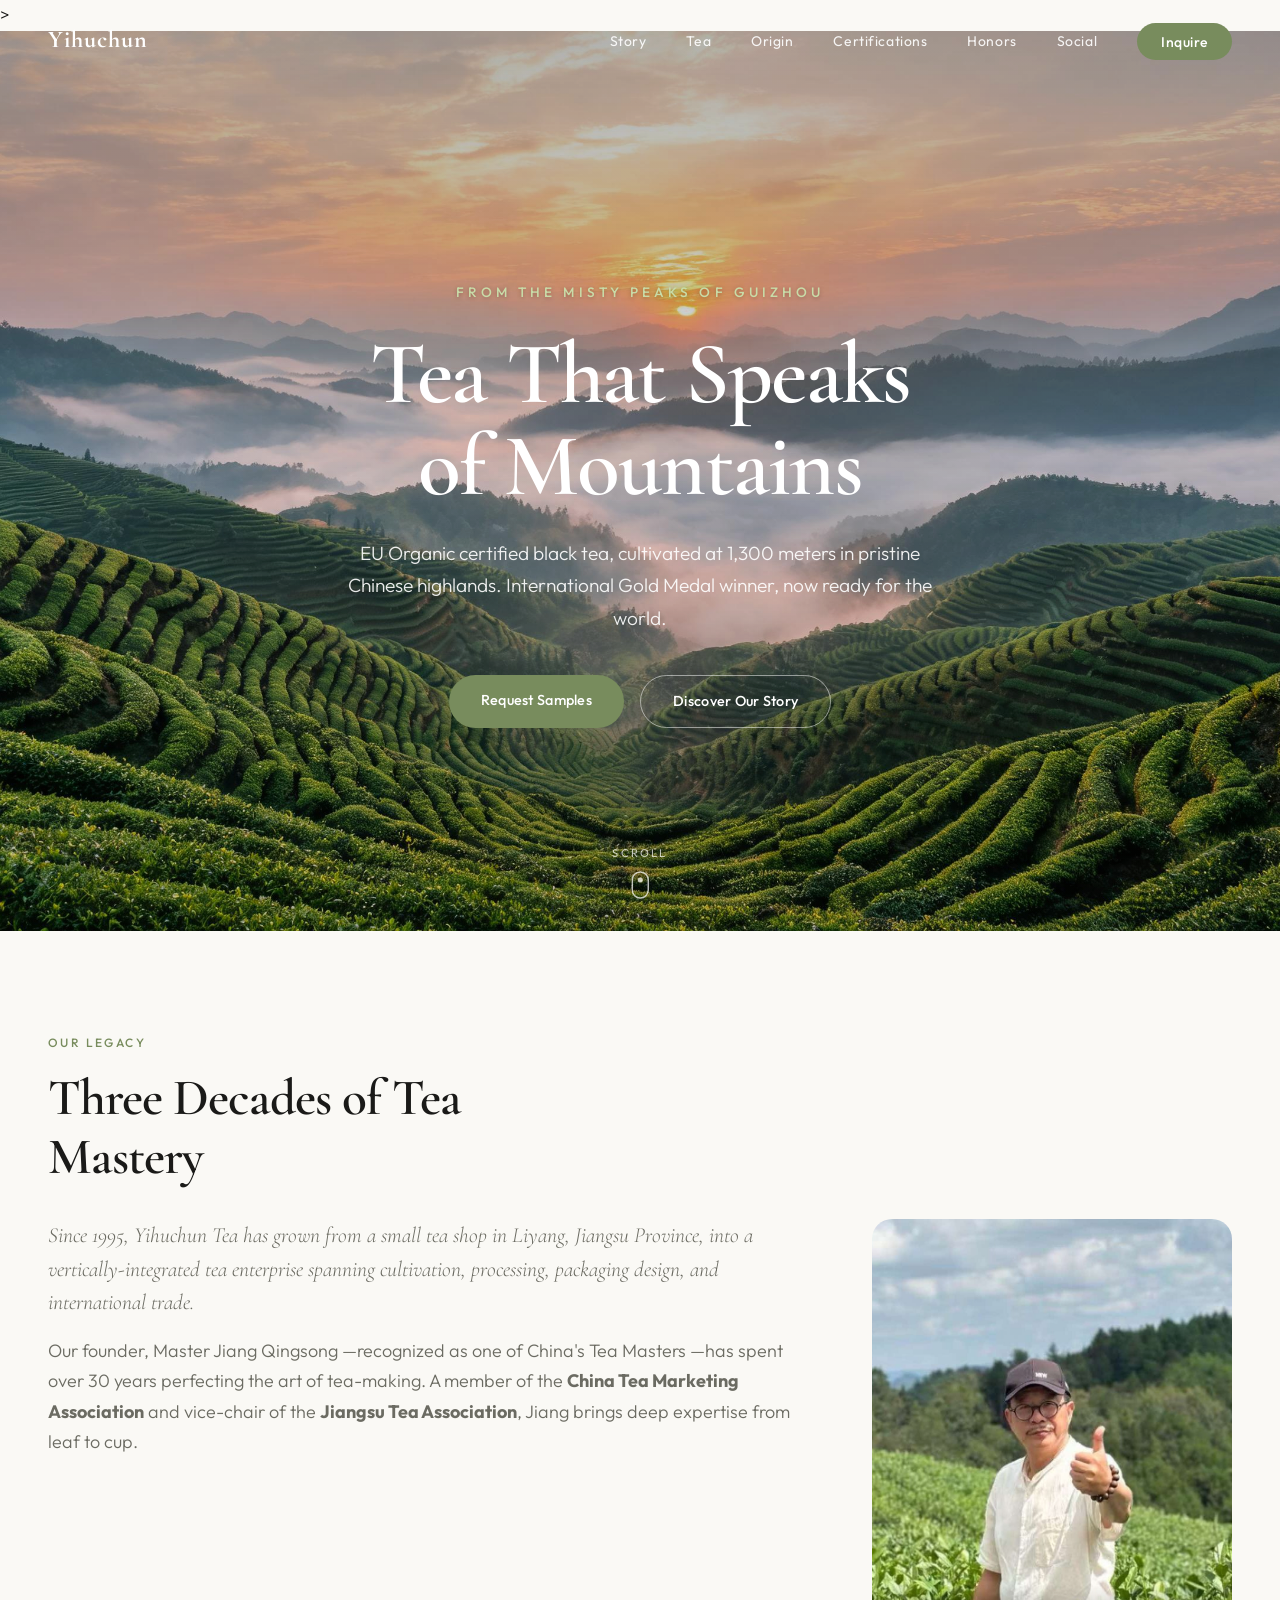
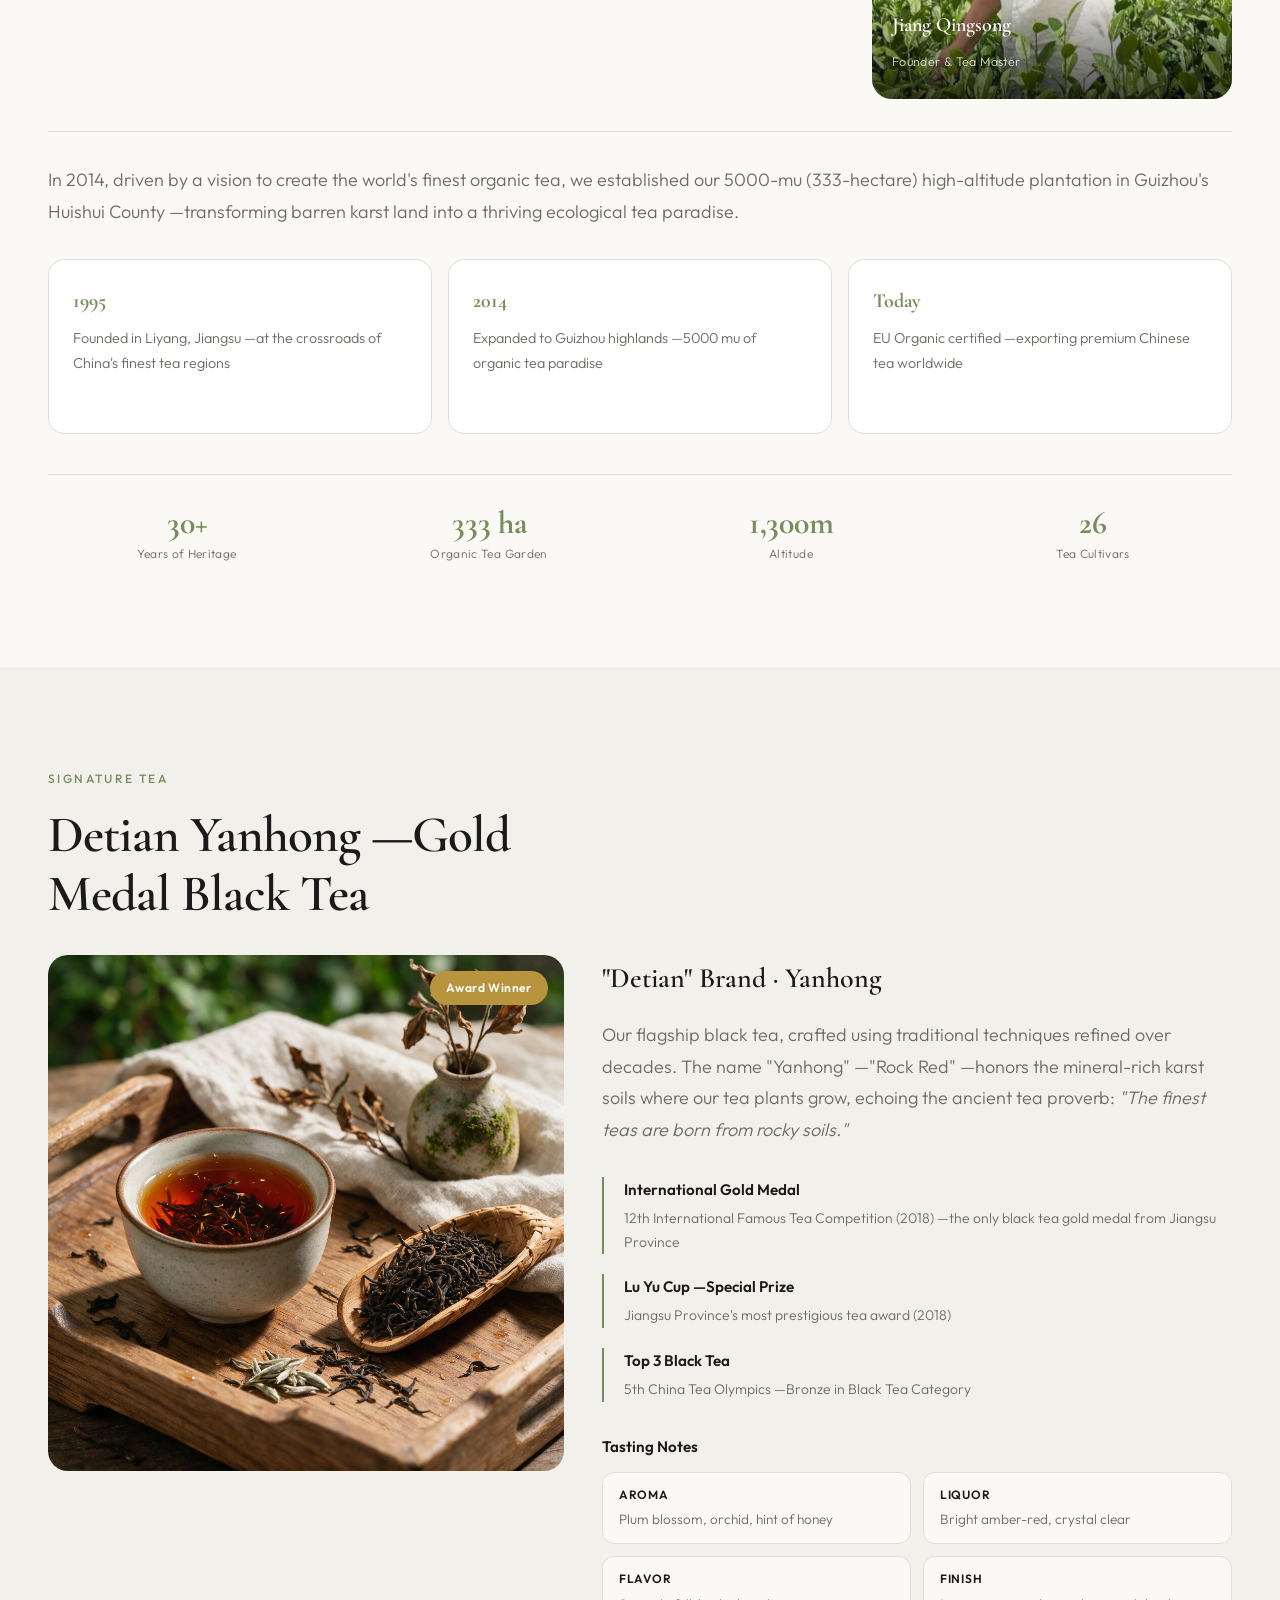
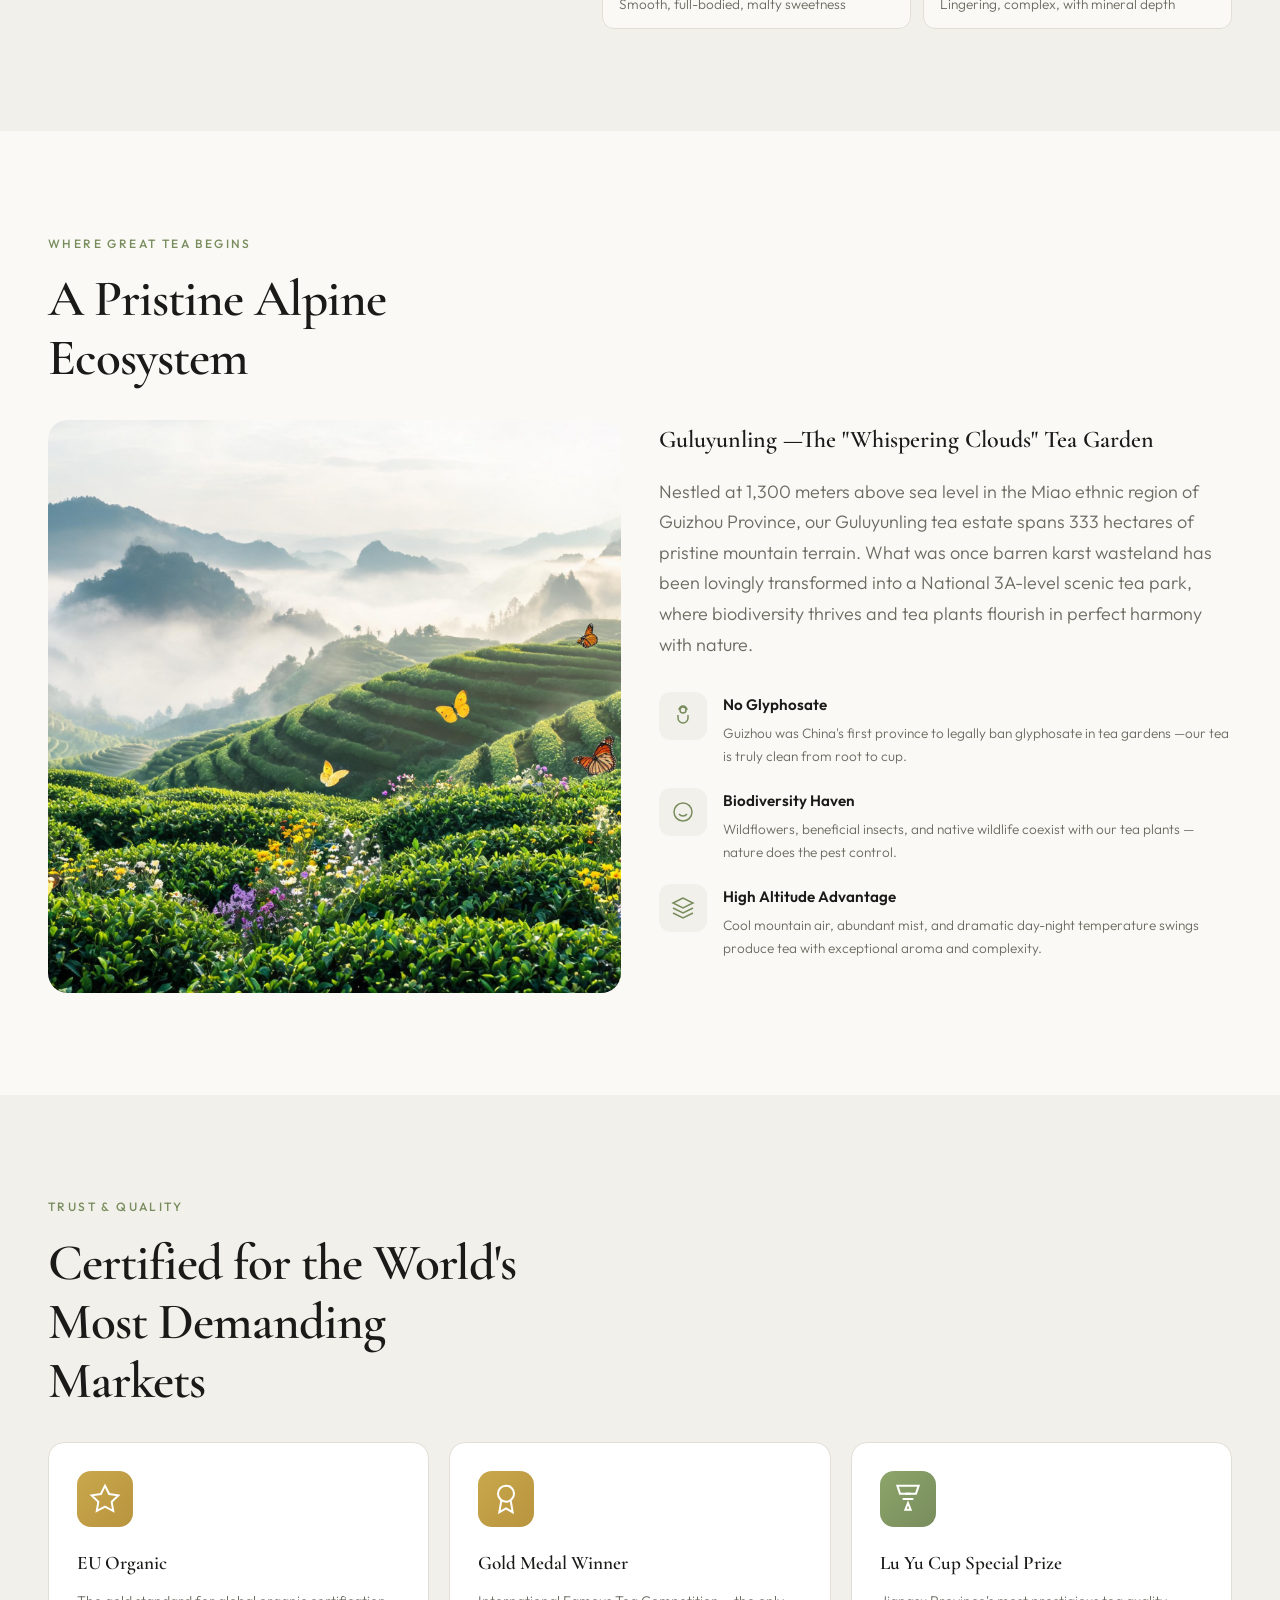
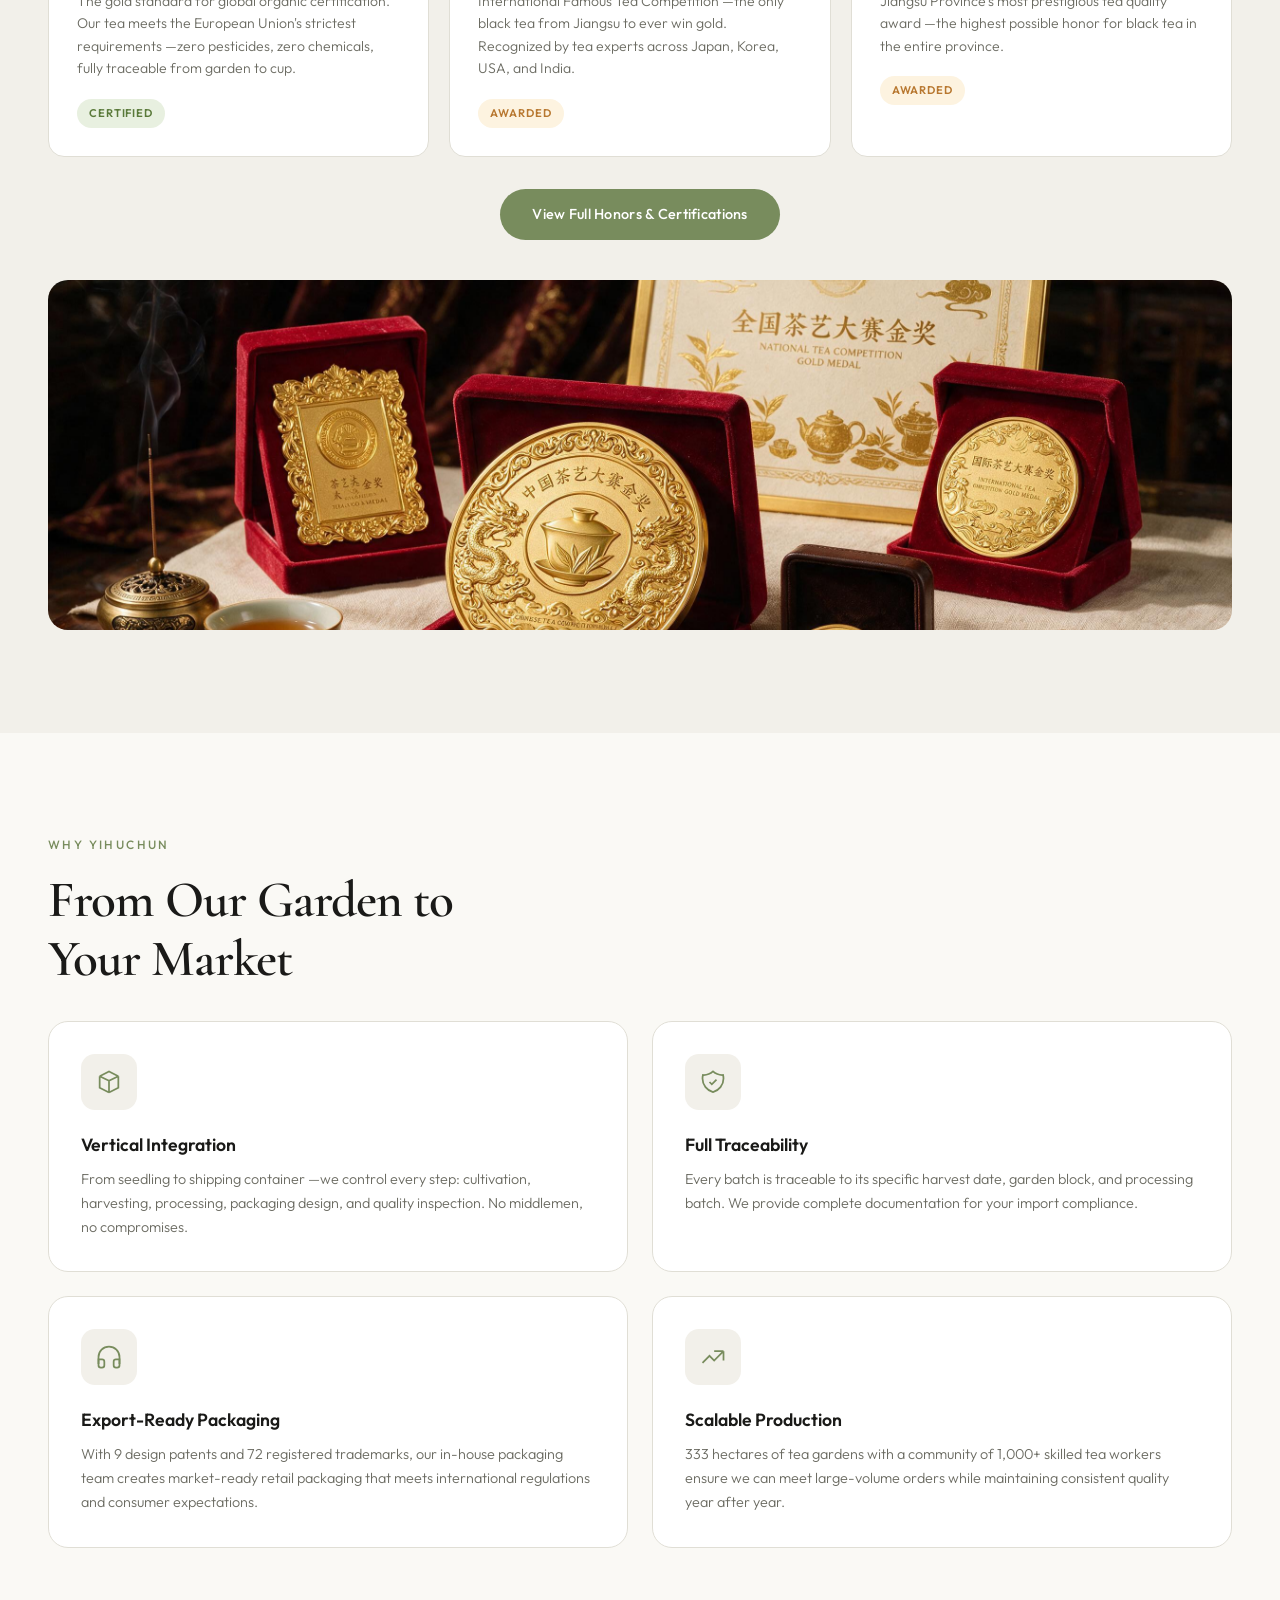
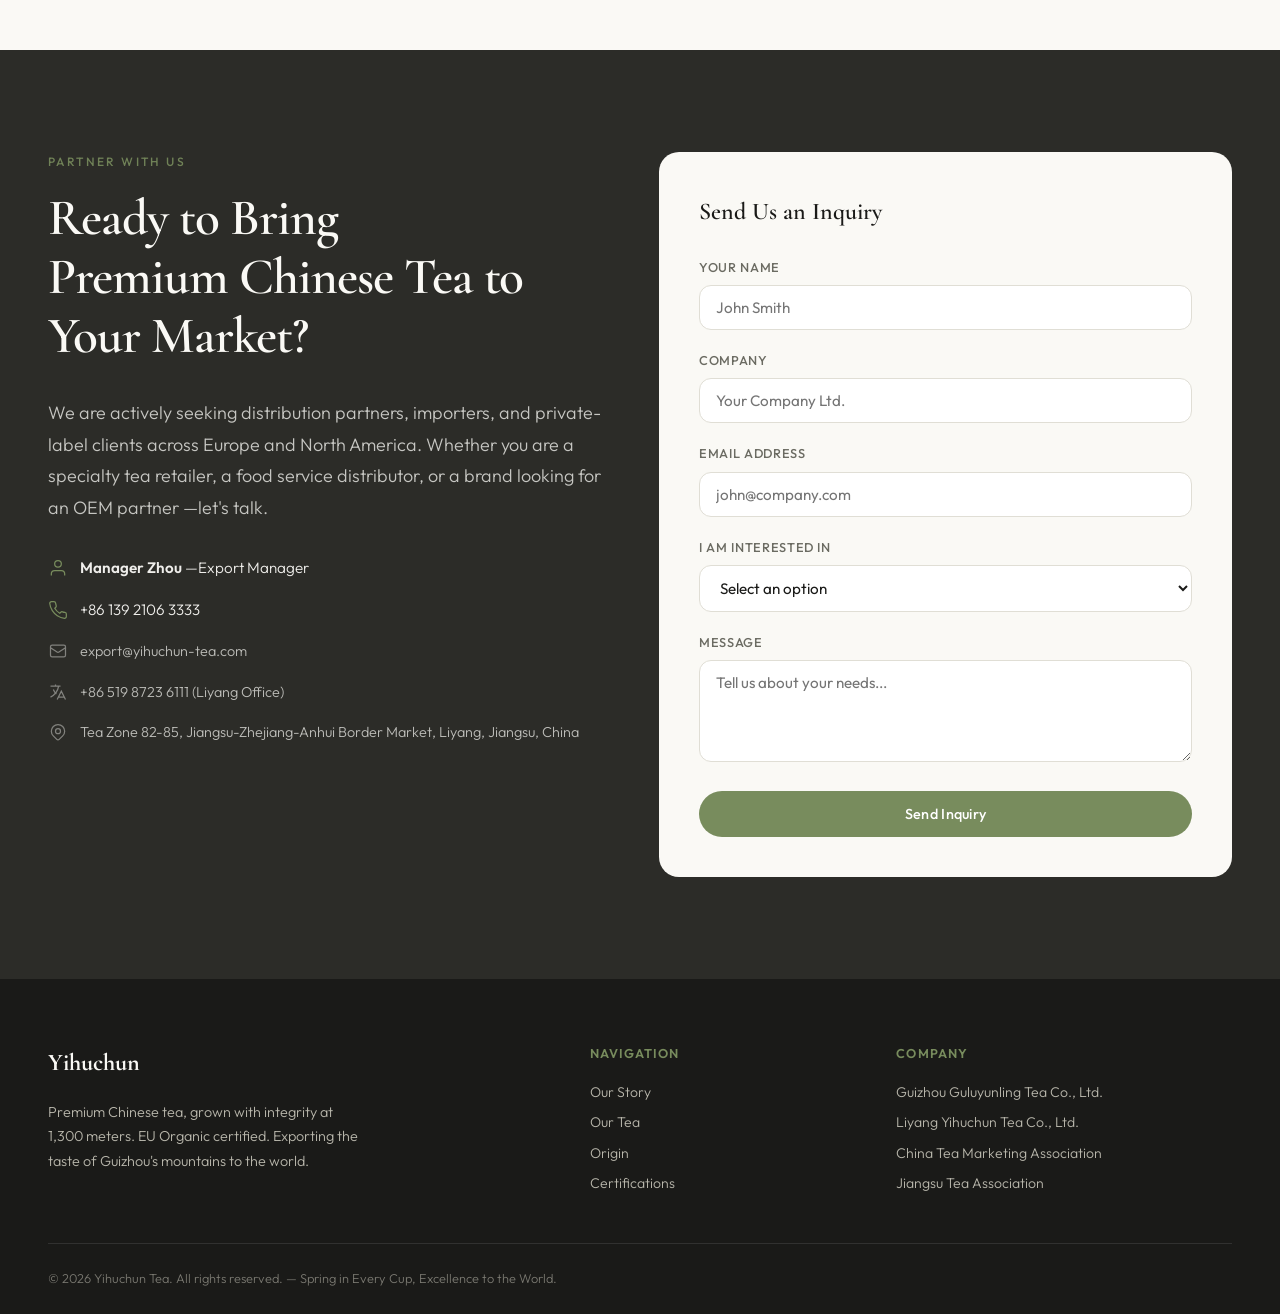
<file: index.html>
﻿<!DOCTYPE html>

<html lang="en">

<head>

  <meta charset="UTF-8">

  <meta name="viewport" content="width=device-width, initial-scale=1.0">

  <meta name="description" content="Yihuchun Tea —Premium Chinese organic black tea from high-altitude Guizhou plantations. EU Organic certified. International Gold Medal winner. Exporting excellence to Europe and America.">

  <title>Yihuchun Tea | Premium Chinese Organic Tea —EU Certified</title>

  <link rel="preconnect" href="https://fonts.googleapis.com">

  <link rel="preconnect" href="https://fonts.gstatic.com" crossorigin>

  <link href="https://fonts.googleapis.com/css2?family=Cormorant+Garamond:ital,wght@0,400;0,600;0,700;1,400&family=Outfit:wght@300;400;500;600&display=swap" rel="stylesheet"

  <!-- Fallback: use system fonts while Google Fonts load to prevent FOUT -->

  <style>

    @font-face { font-family: 'Cormorant Garamond Fallback'; src: local('Georgia'); ascent-override: 85%; descent-override: 25%; size-adjust: 105%; }

    @font-face { font-family: 'Outfit Fallback'; src: local('Segoe UI'); size-adjust: 103%; }

  </style>>

  <link rel="stylesheet" href="css/styles.css">

  <link rel="icon" type="image/svg+xml" href="data:image/svg+xml,<svg xmlns='http://www.w3.org/2000/svg' viewBox='0 0 100 100'><text y='.9em' font-size='90'>馃崈</text></svg>">

</head>

<body>



  <!-- Navigation -->

  <nav class="nav" id="nav">

    <div class="nav-inner">

      <a href="#" class="nav-logo">Yihuchun</a>

      <ul class="nav-links">

        <li><a href="#story">Story</a></li>

        <li><a href="#product">Tea</a></li>

        <li><a href="#origin">Origin</a></li>

        <li><a href="#certifications">Certifications</a></li>

        <li><a href="honors.html">Honors</a></li>

        <li><a href="social.html">Social</a></li>

        <li><a href="#contact" class="nav-cta">Inquire</a></li>

      </ul>

      <button class="nav-toggle" id="navToggle" aria-label="Toggle menu">

        <span></span><span></span><span></span>

      </button>

    </div>

  </nav>



  <!-- Hero Section -->

  <header class="hero">

    <div class="hero-bg">

      <img src="assets/images/hero-tea-plantation.jpg" alt="Guizhou high-altitude tea plantation at sunrise" class="hero-img">

    </div>

    <div class="hero-overlay"></div>

    <div class="hero-content">

      <p class="hero-tagline">From the Misty Peaks of Guizhou</p>

      <h1 class="hero-title">Tea That Speaks<br>of Mountains</h1>

      <p class="hero-subtitle">EU Organic certified black tea, cultivated at 1,300 meters in pristine Chinese highlands. International Gold Medal winner, now ready for the world.</p>

      <div class="hero-actions">

        <a href="#contact" class="btn btn-primary">Request Samples</a>

        <a href="#story" class="btn btn-outline">Discover Our Story</a>

      </div>

    </div>

    <div class="hero-scroll">

      <span>Scroll</span>

      <svg width="18" height="28" viewBox="0 0 18 28" fill="none"><rect x="1" y="1" width="16" height="26" rx="8" stroke="currentColor" stroke-width="1.5"/><circle cx="9" cy="9" r="2.5" fill="currentColor" class="scroll-dot"/></svg>

    </div>

  </header>



  <!-- Our Story -->

  <section class="section" id="story">

    <div class="container">

      <div class="section-label">Our Legacy</div>

      <h2 class="section-title">Three Decades of Tea Mastery</h2>

      <div class="story-grid">

        <div class="story-text">

          <p class="story-lead">Since 1995, Yihuchun Tea has grown from a small tea shop in Liyang, Jiangsu Province, into a vertically-integrated tea enterprise spanning cultivation, processing, packaging design, and international trade.</p>

          <p>Our founder, Master Jiang Qingsong —recognized as one of China's Tea Masters —has spent over 30 years perfecting the art of tea-making. A member of the <strong>China Tea Marketing Association</strong> and vice-chair of the <strong>Jiangsu Tea Association</strong>, Jiang brings deep expertise from leaf to cup.</p>

        </div>

        <div class="story-visual">

          <div class="founder-portrait-wrap">

            <img src="assets/images/founder-portrait.jpg" alt="Jiang Qingsong, Founder of Yihuchun Tea" class="founder-portrait">

            <div class="founder-caption">

              <strong>Jiang Qingsong</strong>

              <span>Founder &amp; Tea Master</span>

            </div>

          </div>

        </div>

      </div>

      <div class="story-extended">

        <div class="story-text-full">

          <p>In 2014, driven by a vision to create the world's finest organic tea, we established our 5000-mu (333-hectare) high-altitude plantation in Guizhou's Huishui County —transforming barren karst land into a thriving ecological tea paradise.</p>

          <div class="story-cards-row">

            <div class="story-card story-card-1">

              <div class="story-card-icon">1995</div>

              <p>Founded in Liyang, Jiangsu —at the crossroads of China's finest tea regions</p>

            </div>

            <div class="story-card story-card-2">

              <div class="story-card-icon">2014</div>

              <p>Expanded to Guizhou highlands —5000 mu of organic tea paradise</p>

            </div>

            <div class="story-card story-card-3">

              <div class="story-card-icon">Today</div>

              <p>EU Organic certified —exporting premium Chinese tea worldwide</p>

            </div>

          </div>

          <div class="story-metrics">

            <div class="metric">

              <span class="metric-value">30+</span>

              <span class="metric-label">Years of Heritage</span>

            </div>

            <div class="metric">

              <span class="metric-value">333 ha</span>

              <span class="metric-label">Organic Tea Garden</span>

            </div>

            <div class="metric">

              <span class="metric-value">1,300m</span>

              <span class="metric-label">Altitude</span>

            </div>

            <div class="metric">

              <span class="metric-value">26</span>

              <span class="metric-label">Tea Cultivars</span>

            </div>

          </div>

        </div>

      </div>

    </div>

  </section>



  <!-- Product -->

  <section class="section section-alt" id="product">

    <div class="container">

      <div class="section-label">Signature Tea</div>

      <h2 class="section-title">Detian Yanhong —Gold Medal Black Tea</h2>

      <div class="product-grid">

        <div class="product-image-wrapper">

          <img src="assets/images/product-black-tea.jpg" alt="Detian Yanhong premium black tea" class="product-image">

          <div class="product-badge">Award Winner</div>

        </div>

        <div class="product-details">

          <h3 class="product-name">"Detian" Brand · Yanhong</h3>

          <p class="product-desc">Our flagship black tea, crafted using traditional techniques refined over decades. The name "Yanhong" —"Rock Red" —honors the mineral-rich karst soils where our tea plants grow, echoing the ancient tea proverb: <em>"The finest teas are born from rocky soils."</em></p>

          <div class="product-highlights">

            <div class="highlight">

              <h4>International Gold Medal</h4>

              <p>12th International Famous Tea Competition (2018) —the only black tea gold medal from Jiangsu Province</p>

            </div>

            <div class="highlight">

              <h4>Lu Yu Cup —Special Prize</h4>

              <p>Jiangsu Province's most prestigious tea award (2018)</p>

            </div>

            <div class="highlight">

              <h4>Top 3 Black Tea</h4>

              <p>5th China Tea Olympics —Bronze in Black Tea Category</p>

            </div>

          </div>

          <div class="product-tasting">

            <h4>Tasting Notes</h4>

            <div class="tasting-grid">

              <div class="taste"><span>Aroma</span> Plum blossom, orchid, hint of honey</div>

              <div class="taste"><span>Liquor</span> Bright amber-red, crystal clear</div>

              <div class="taste"><span>Flavor</span> Smooth, full-bodied, malty sweetness</div>

              <div class="taste"><span>Finish</span> Lingering, complex, with mineral depth</div>

            </div>

          </div>

        </div>

      </div>

    </div>

  </section>



  <!-- Origin / Ecosystem -->

  <section class="section" id="origin">

    <div class="container">

      <div class="section-label">Where Great Tea Begins</div>

      <h2 class="section-title">A Pristine Alpine Ecosystem</h2>

      <div class="origin-grid">

        <div class="origin-image-wrap">

          <img src="assets/images/eco-organic-tea.jpg" alt="Organic tea garden ecosystem in Guizhou" class="origin-image">

        </div>

        <div class="origin-text">

          <h3>Guluyunling —The "Whispering Clouds" Tea Garden</h3>

          <p>Nestled at 1,300 meters above sea level in the Miao ethnic region of Guizhou Province, our Guluyunling tea estate spans 333 hectares of pristine mountain terrain. What was once barren karst wasteland has been lovingly transformed into a National 3A-level scenic tea park, where biodiversity thrives and tea plants flourish in perfect harmony with nature.</p>

          <div class="eco-features">

            <div class="eco-feature">

              <div class="eco-icon">

                <svg width="24" height="24" viewBox="0 0 24 24" fill="none" stroke="currentColor" stroke-width="1.5"><path d="M7 11v3a5 5 0 005 5v0a5 5 0 005-5v-3"/><path d="M12 19v0"/><circle cx="12" cy="6" r="3"/><path d="M8 6c0-2.2 1.8-4 4-4s4 1.8 4 4"/></svg>

              </div>

              <strong>No Glyphosate</strong>

              <span>Guizhou was China's first province to legally ban glyphosate in tea gardens —our tea is truly clean from root to cup.</span>

            </div>

            <div class="eco-feature">

              <div class="eco-icon">

                <svg width="24" height="24" viewBox="0 0 24 24" fill="none" stroke="currentColor" stroke-width="1.5"><circle cx="12" cy="12" r="9"/><path d="M8 14s1.5 2 4 2 4-2 4-2"/><path d="M9 9h.01"/><path d="M15 9h.01"/></svg>

              </div>

              <strong>Biodiversity Haven</strong>

              <span>Wildflowers, beneficial insects, and native wildlife coexist with our tea plants —nature does the pest control.</span>

            </div>

            <div class="eco-feature">

              <div class="eco-icon">

                <svg width="24" height="24" viewBox="0 0 24 24" fill="none" stroke="currentColor" stroke-width="1.5"><path d="M12 2L2 7l10 5 10-5-10-5z"/><path d="M2 17l10 5 10-5"/><path d="M2 12l10 5 10-5"/></svg>

              </div>

              <strong>High Altitude Advantage</strong>

              <span>Cool mountain air, abundant mist, and dramatic day-night temperature swings produce tea with exceptional aroma and complexity.</span>

            </div>

          </div>

        </div>

      </div>

    </div>

  </section>



  <!-- Certifications -->

  <section class="section section-alt" id="certifications">

    <div class="container">

      <div class="section-label">Trust & Quality</div>

      <h2 class="section-title">Certified for the World's Most Demanding Markets</h2>

      <div class="cert-preview">

        <div class="cert-preview-card cert-preview-gold">

          <div class="cert-preview-badge">

            <svg width="32" height="32" viewBox="0 0 24 24" fill="none" stroke="currentColor" stroke-width="1.5"><path d="M12 2l3.09 6.26L22 9.27l-5 4.87 1.18 6.88L12 17.77l-6.18 3.25L7 14.14 2 9.27l6.91-1.01L12 2z"/></svg>

          </div>

          <h3>EU Organic</h3>

          <p>The gold standard for global organic certification. Our tea meets the European Union's strictest requirements —zero pesticides, zero chemicals, fully traceable from garden to cup.</p>

          <span class="cert-status certified">Certified</span>

        </div>

        <div class="cert-preview-card cert-preview-gold">

          <div class="cert-preview-badge">

            <svg width="32" height="32" viewBox="0 0 24 24" fill="none" stroke="currentColor" stroke-width="1.5"><circle cx="12" cy="8" r="6"/><path d="M15.477 12.89L17 22l-5-3-5 3 1.523-9.11"/></svg>

          </div>

          <h3>Gold Medal Winner</h3>

          <p>International Famous Tea Competition —the only black tea from Jiangsu to ever win gold. Recognized by tea experts across Japan, Korea, USA, and India.</p>

          <span class="cert-status awarded">Awarded</span>

        </div>

        <div class="cert-preview-card cert-preview-jade">

          <div class="cert-preview-badge">

            <svg width="32" height="32" viewBox="0 0 24 24" fill="none" stroke="currentColor" stroke-width="1.5"><path d="M12 15l-2 5h4l-2-5z"/><path d="M8 12h8"/><path d="M10 8h4"/><path d="M20 2H4l2 6h12l2-6z"/></svg>

          </div>

          <h3>Lu Yu Cup Special Prize</h3>

          <p>Jiangsu Province's most prestigious tea quality award —the highest possible honor for black tea in the entire province.</p>

          <span class="cert-status awarded">Awarded</span>

        </div>

      </div>

      <div class="cert-cta">

        <a href="honors.html" class="btn btn-primary">View Full Honors & Certifications</a>

      </div>

      <div class="cert-gallery-preview">

        <img src="assets/images/certification-awards.jpg" alt="Yihuchun Tea certifications and awards" class="cert-gallery-img">

      </div>

    </div>

  </section>



  <!-- Why Choose Us -->

  <section class="section" id="why-us">

    <div class="container">

      <div class="section-label">Why Yihuchun</div>

      <h2 class="section-title">From Our Garden to Your Market</h2>

      <div class="advantages-grid">

        <div class="advantage">

          <div class="advantage-icon">

            <svg width="28" height="28" viewBox="0 0 24 24" fill="none" stroke="currentColor" stroke-width="1.5"><path d="M20 7l-8-4-8 4m16 0l-8 4m8-4v10l-8 4m0-10L4 7m8 4v10M4 7v10l8 4"/></svg>

          </div>

          <h3>Vertical Integration</h3>

          <p>From seedling to shipping container —we control every step: cultivation, harvesting, processing, packaging design, and quality inspection. No middlemen, no compromises.</p>

        </div>

        <div class="advantage">

          <div class="advantage-icon">

            <svg width="28" height="28" viewBox="0 0 24 24" fill="none" stroke="currentColor" stroke-width="1.5"><path d="M9 12l2 2 4-4m5.618-4.016A11.955 11.955 0 0112 2.944a11.955 11.955 0 01-8.618 3.04A12.02 12.02 0 003 9c0 5.591 3.824 10.29 9 11.622 5.176-1.332 9-6.03 9-11.622 0-1.042-.133-2.052-.382-3.016z"/></svg>

          </div>

          <h3>Full Traceability</h3>

          <p>Every batch is traceable to its specific harvest date, garden block, and processing batch. We provide complete documentation for your import compliance.</p>

        </div>

        <div class="advantage">

          <div class="advantage-icon">

            <svg width="28" height="28" viewBox="0 0 24 24" fill="none" stroke="currentColor" stroke-width="1.5"><path d="M3 18v-6a9 9 0 0118 0v6"/><path d="M21 19a2 2 0 01-2 2h-1a2 2 0 01-2-2v-3a2 2 0 012-2h3zM3 19a2 2 0 002 2h1a2 2 0 002-2v-3a2 2 0 00-2-2H3z"/></svg>

          </div>

          <h3>Export-Ready Packaging</h3>

          <p>With 9 design patents and 72 registered trademarks, our in-house packaging team creates market-ready retail packaging that meets international regulations and consumer expectations.</p>

        </div>

        <div class="advantage">

          <div class="advantage-icon">

            <svg width="28" height="28" viewBox="0 0 24 24" fill="none" stroke="currentColor" stroke-width="1.5"><path d="M13 7h8m0 0v8m0-8l-8 8-4-4-6 6"/></svg>

          </div>

          <h3>Scalable Production</h3>

          <p>333 hectares of tea gardens with a community of 1,000+ skilled tea workers ensure we can meet large-volume orders while maintaining consistent quality year after year.</p>

        </div>

      </div>

    </div>

  </section>



  <!-- Contact / CTA -->

  <section class="section section-dark" id="contact">

    <div class="container">

      <div class="contact-grid">

        <div class="contact-text">

          <div class="section-label light">Partner With Us</div>

          <h2 class="section-title light">Ready to Bring Premium Chinese Tea to Your Market?</h2>

          <p class="contact-desc">We are actively seeking distribution partners, importers, and private-label clients across Europe and North America. Whether you are a specialty tea retailer, a food service distributor, or a brand looking for an OEM partner —let's talk.</p>

          <div class="contact-info-list">

            <div class="contact-info-item contact-person">

              <svg width="20" height="20" viewBox="0 0 24 24" fill="none" stroke="currentColor" stroke-width="1.5"><path d="M20 21v-2a4 4 0 00-4-4H8a4 4 0 00-4 4v2"/><circle cx="12" cy="7" r="4"/></svg>

              <span><strong>Manager Zhou</strong> —Export Manager</span>

            </div>

            <div class="contact-info-item contact-person">

              <svg width="20" height="20" viewBox="0 0 24 24" fill="none" stroke="currentColor" stroke-width="1.5"><path d="M22 16.92v3a2 2 0 01-2.18 2 19.79 19.79 0 01-8.63-3.07 19.5 19.5 0 01-6-6 19.79 19.79 0 01-3.07-8.67A2 2 0 014.11 2h3a2 2 0 012 1.72 12.84 12.84 0 00.7 2.81 2 2 0 01-.45 2.11L8.09 9.91a16 16 0 006 6l1.27-1.27a2 2 0 012.11-.45 12.84 12.84 0 002.81.7A2 2 0 0122 16.92z"/></svg>

              <span>+86 139 2106 3333</span>

            </div>

            <div class="contact-info-item">

              <svg width="20" height="20" viewBox="0 0 24 24" fill="none" stroke="currentColor" stroke-width="1.5"><path d="M3 8l7.89 5.26a2 2 0 002.22 0L21 8M5 19h14a2 2 0 002-2V7a2 2 0 00-2-2H5a2 2 0 00-2 2v10a2 2 0 002 2z"/></svg>

              <span>export@yihuchun-tea.com</span>

            </div>

            <div class="contact-info-item">

              <svg width="20" height="20" viewBox="0 0 24 24" fill="none" stroke="currentColor" stroke-width="1.5"><path d="M3 5h12M9 3v2m1.048 9.5A18.022 18.022 0 016.412 9m6.088 9h7M11 21l5-10 5 10M12.751 5C11.783 10.77 8.07 15.61 3 18.129"/></svg>

              <span>+86 519 8723 6111 (Liyang Office)</span>

            </div>

            <div class="contact-info-item">

              <svg width="20" height="20" viewBox="0 0 24 24" fill="none" stroke="currentColor" stroke-width="1.5"><path d="M17.657 16.657L13.414 20.9a1.998 1.998 0 01-2.827 0l-4.244-4.243a8 8 0 1111.314 0z"/><path d="M15 11a3 3 0 11-6 0 3 3 0 016 0z"/></svg>

              <span>Tea Zone 82-85, Jiangsu-Zhejiang-Anhui Border Market, Liyang, Jiangsu, China</span>

            </div>

          </div>

        </div>

        <div class="contact-form-wrap">

          <form class="contact-form" id="contactForm">

            <h3>Send Us an Inquiry</h3>

            <div class="form-group">

              <label for="name">Your Name</label>

              <input type="text" id="name" name="name" placeholder="John Smith" required>

            </div>

            <div class="form-group">

              <label for="company">Company</label>

              <input type="text" id="company" name="company" placeholder="Your Company Ltd.">

            </div>

            <div class="form-group">

              <label for="email">Email Address</label>

              <input type="email" id="email" name="email" placeholder="john@company.com" required>

            </div>

            <div class="form-group">

              <label for="interest">I am interested in</label>

              <select id="interest" name="interest">

                <option value="">Select an option</option>

                <option value="distribution">Distribution Partnership</option>

                <option value="import">Direct Import / Wholesale</option>

                <option value="oem">Private Label / OEM</option>

                <option value="samples">Product Samples</option>

                <option value="other">Other</option>

              </select>

            </div>

            <div class="form-group">

              <label for="message">Message</label>

              <textarea id="message" name="message" rows="4" placeholder="Tell us about your needs..."></textarea>

            </div>

            <button type="submit" class="btn btn-primary btn-full">Send Inquiry</button>

          </form>

        </div>

      </div>

    </div>

  </section>



  <!-- Footer -->

  <footer class="footer">

    <div class="container">

      <div class="footer-grid">

        <div class="footer-brand">

          <a href="#" class="footer-logo">Yihuchun</a>

          <p>Premium Chinese tea, grown with integrity at 1,300 meters. EU Organic certified. Exporting the taste of Guizhou's mountains to the world.</p>

        </div>

        <div class="footer-links">

          <h4>Navigation</h4>

          <ul>

            <li><a href="#story">Our Story</a></li>

            <li><a href="#product">Our Tea</a></li>

            <li><a href="#origin">Origin</a></li>

            <li><a href="#certifications">Certifications</a></li>

          </ul>

        </div>

        <div class="footer-links">

          <h4>Company</h4>

          <ul>

            <li>Guizhou Guluyunling Tea Co., Ltd.</li>

            <li>Liyang Yihuchun Tea Co., Ltd.</li>

            <li>China Tea Marketing Association</li>

            <li>Jiangsu Tea Association</li>

          </ul>

        </div>

      </div>

      <div class="footer-bottom">

        <p>&copy; <span id="copyrightYear">2026</span> Yihuchun Tea. All rights reserved. &mdash; Spring in Every Cup, Excellence to the World.</p>

      </div>

    </div>

  </footer>



  <script src="js/main.js"></script>

</body>

</html>
</file>
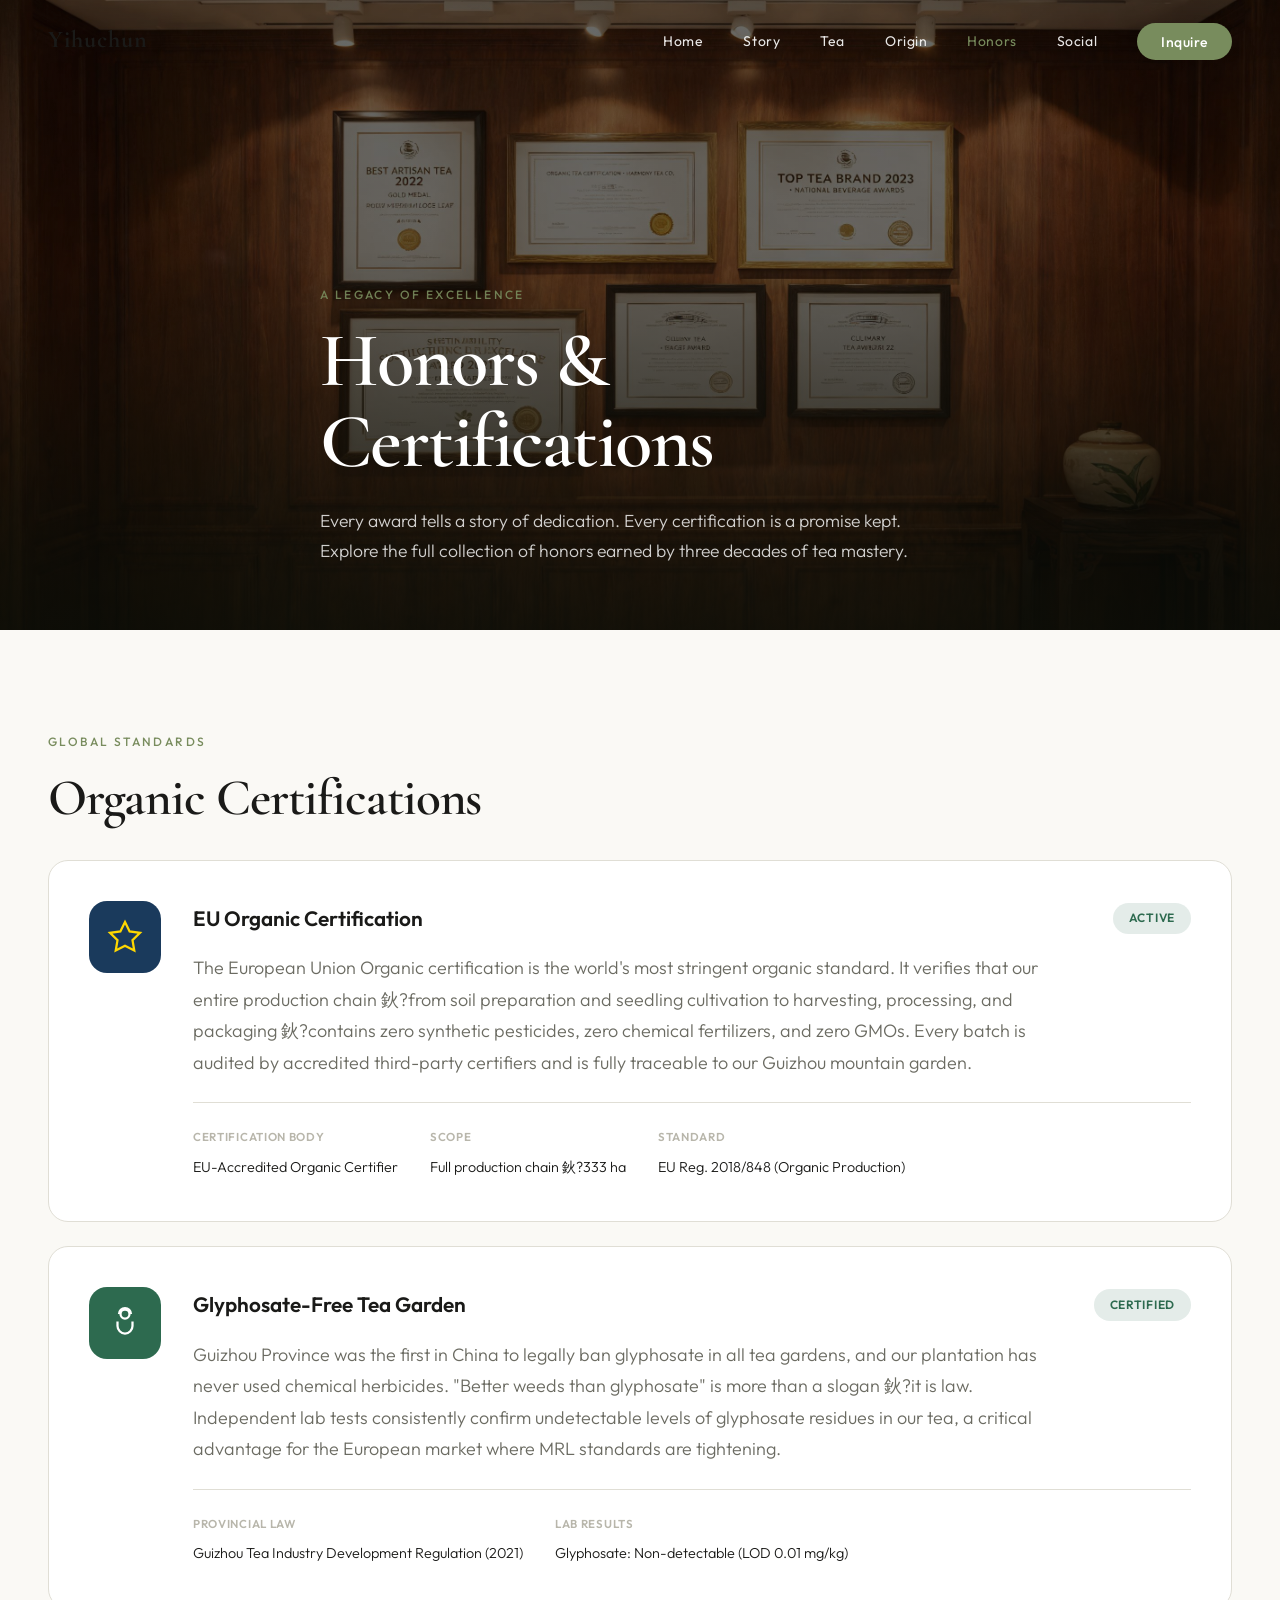
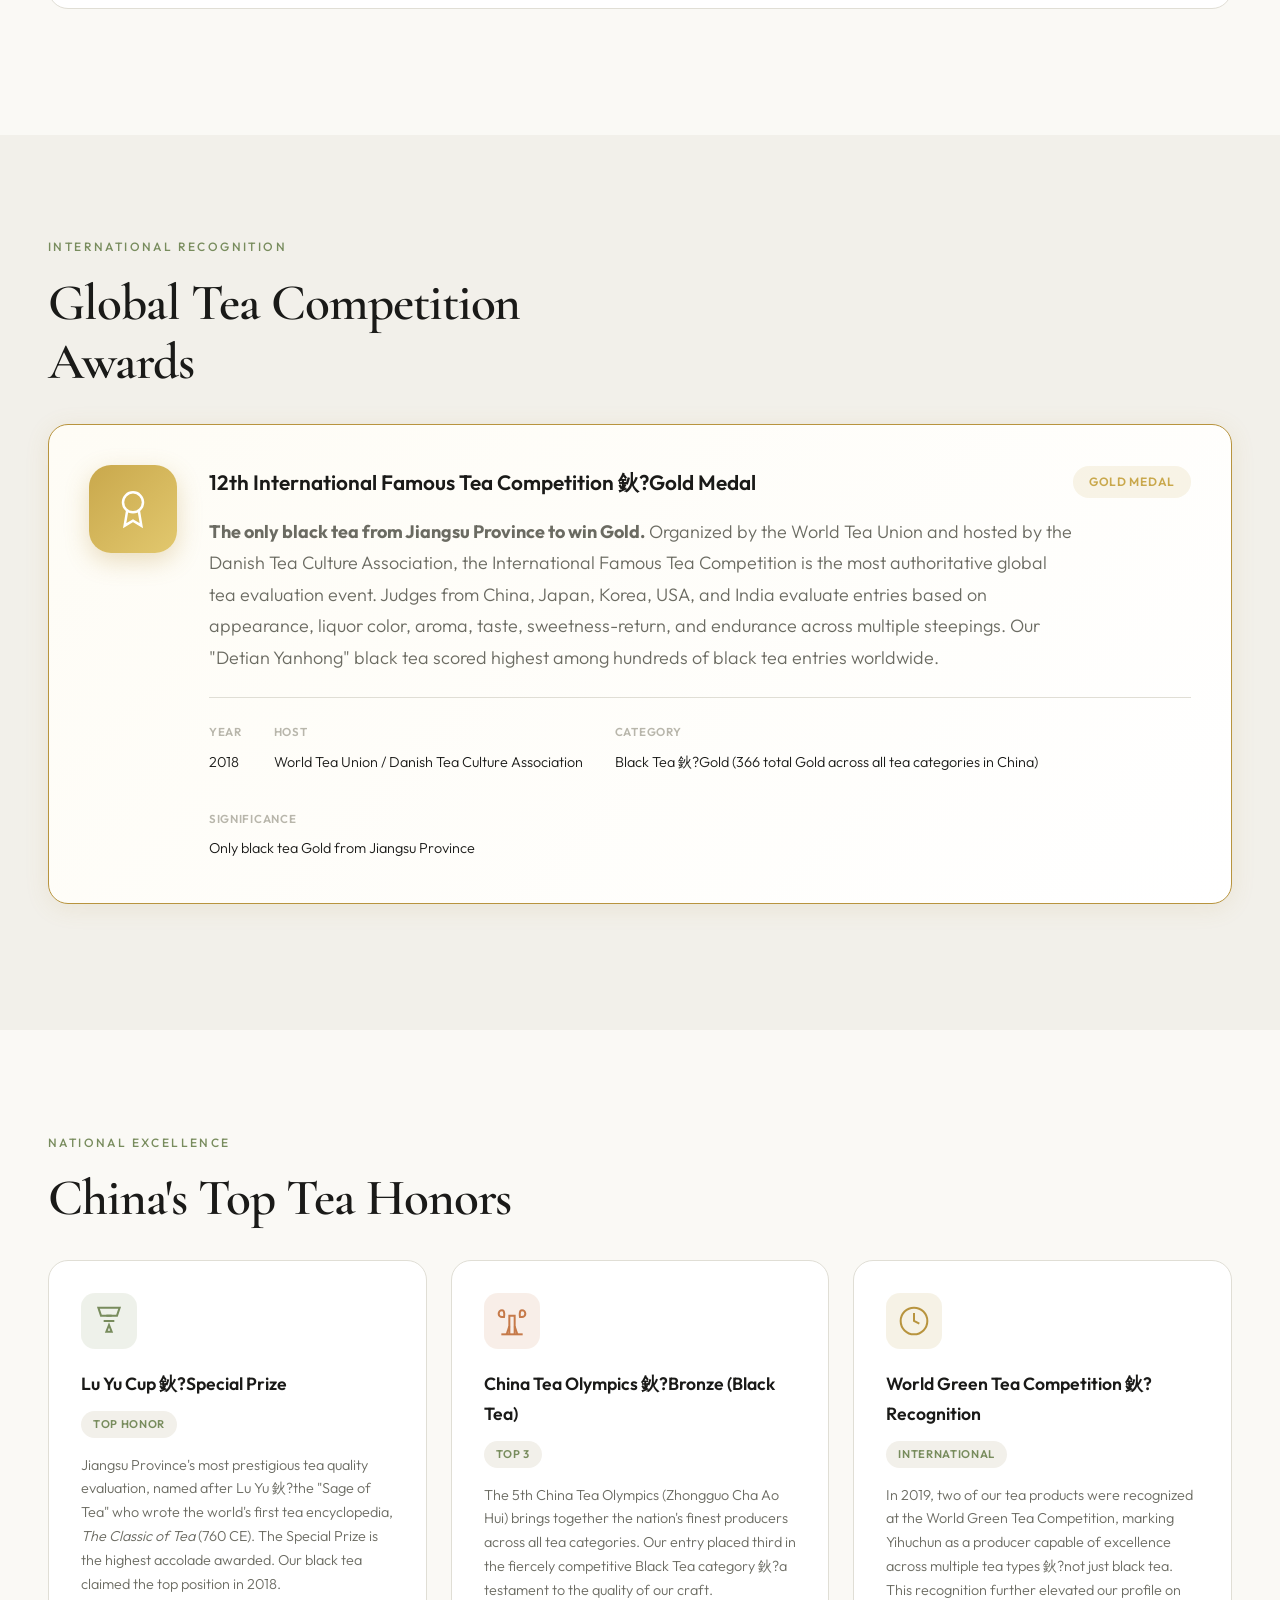
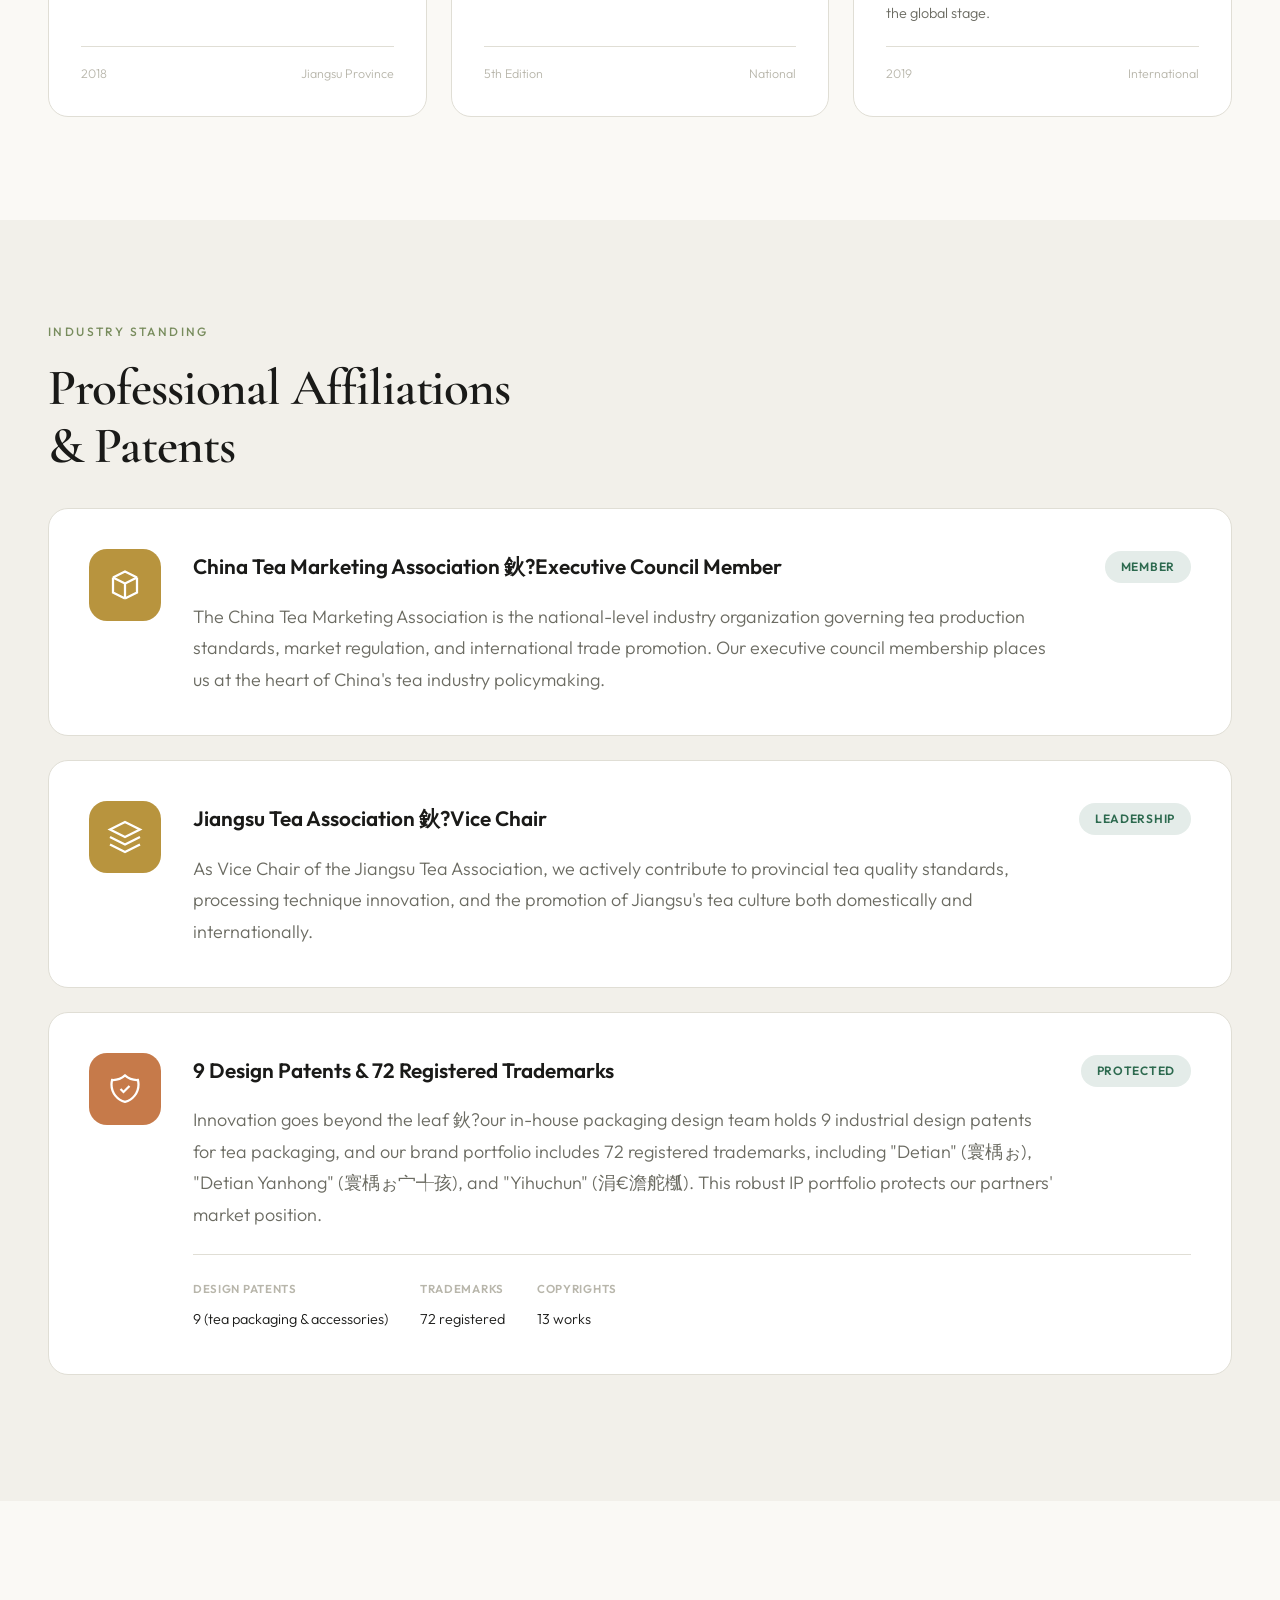
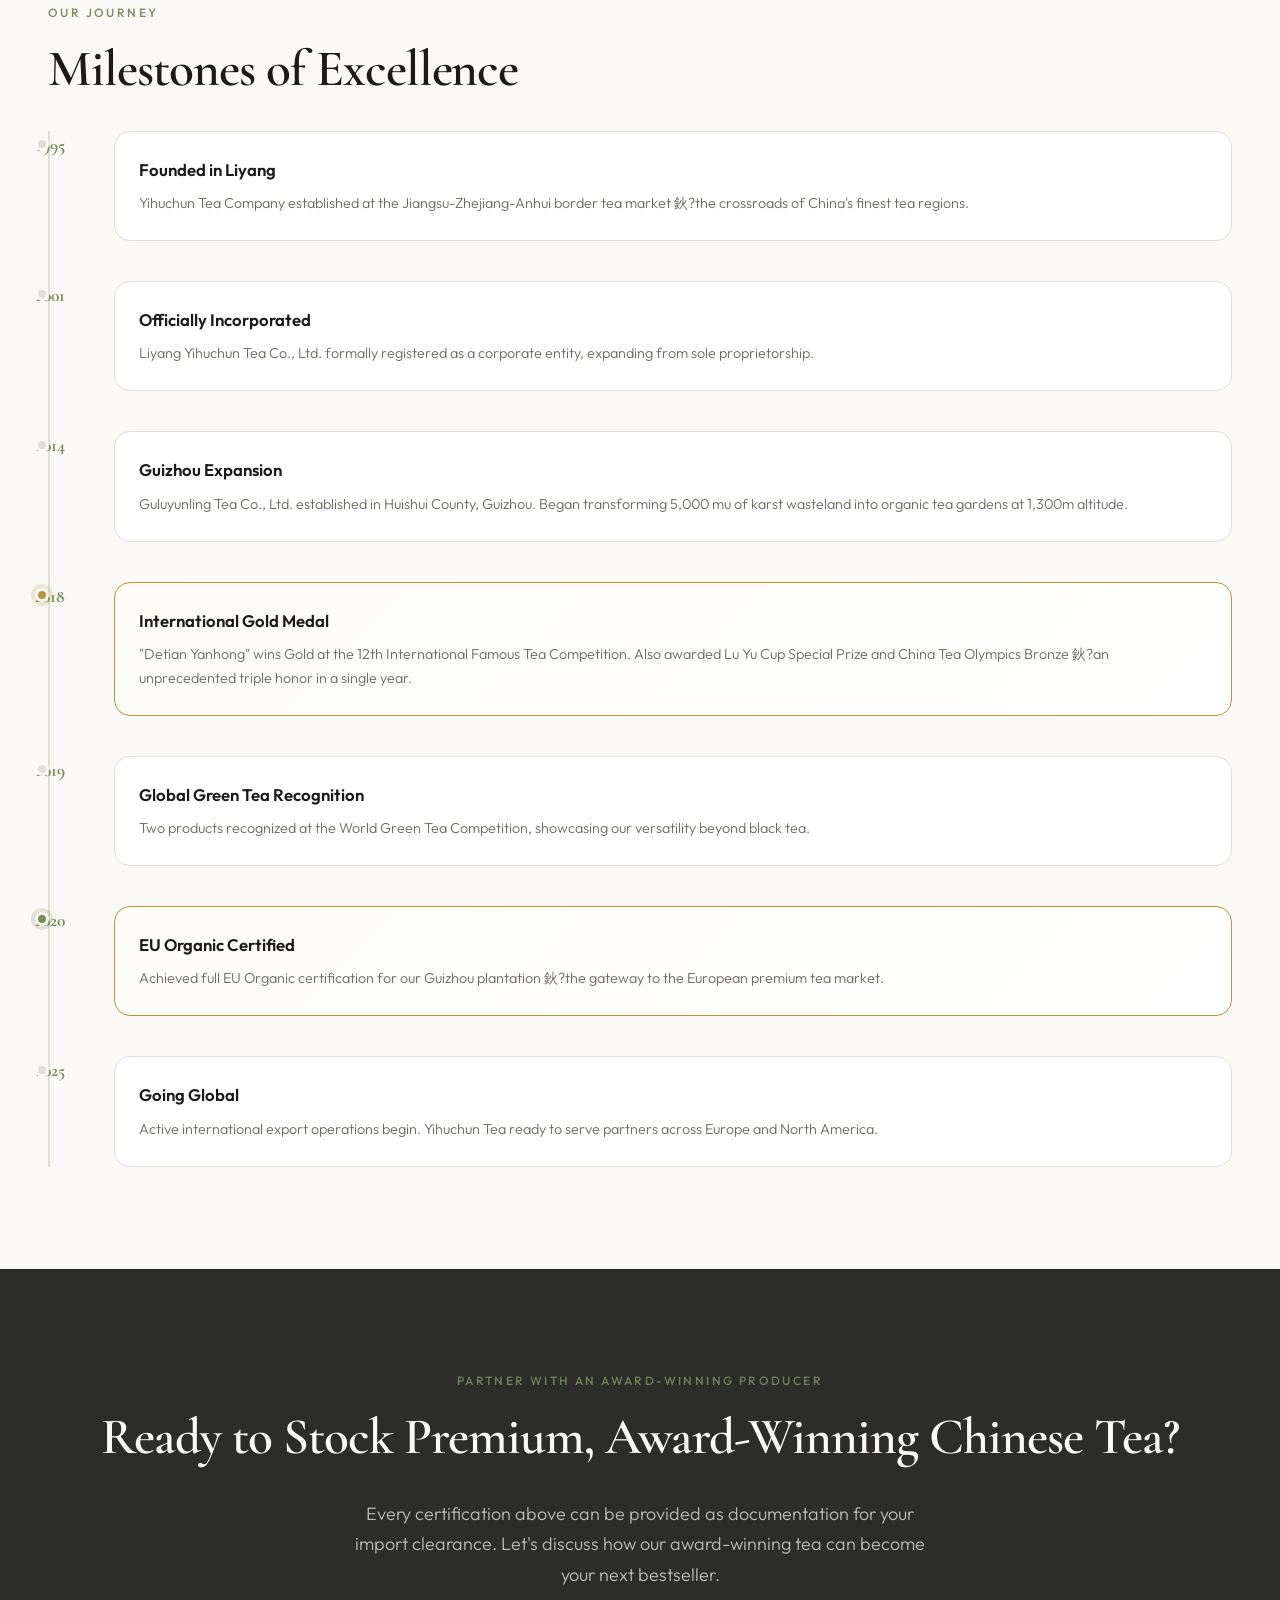
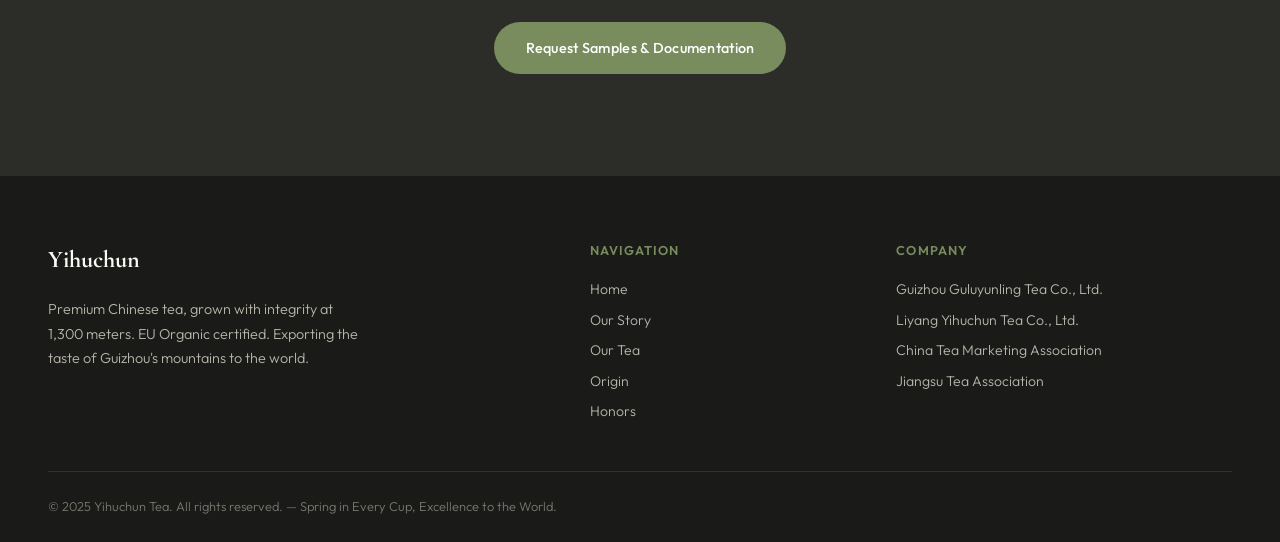
<file: honors.html>
﻿<!DOCTYPE html>
<html lang="en">
<head>
  <meta charset="UTF-8">
  <meta name="viewport" content="width=device-width, initial-scale=1.0">
  <meta name="description" content="Yihuchun Tea 鈥?Honors, Certifications, and Awards. EU Organic certified, International Gold Medal winner, and more.">
  <title>Honors & Certifications | Yihuchun Tea</title>
  <link rel="preconnect" href="https://fonts.googleapis.com">
  <link rel="preconnect" href="https://fonts.gstatic.com" crossorigin>
  <link href="https://fonts.googleapis.com/css2?family=Cormorant+Garamond:ital,wght@0,400;0,600;0,700;1,400&family=Outfit:wght@300;400;500;600&display=swap" rel="stylesheet">
  <link rel="stylesheet" href="css/styles.css">
  <link rel="stylesheet" href="css/honors.css">
</head>
<body class="page-honors">

  <!-- Navigation -->
  <nav class="nav scrolled" id="nav">
    <div class="nav-inner">
      <a href="index.html" class="nav-logo" style="color:#1a1a18;">Yihuchun</a>
      <ul class="nav-links">
        <li><a href="index.html">Home</a></li>
        <li><a href="index.html#story">Story</a></li>
        <li><a href="index.html#product">Tea</a></li>
        <li><a href="index.html#origin">Origin</a></li>
        <li><a href="honors.html" style="color:#788c5d;">Honors</a></li>
        <li><a href="social.html">Social</a></li>
        <li><a href="index.html#contact" class="nav-cta">Inquire</a></li>
      </ul>
      <button class="nav-toggle" id="navToggle" aria-label="Toggle menu" style="--toggle-color:#1a1a18;">
        <span></span><span></span><span></span>
      </button>
    </div>
  </nav>

  <!-- Page Header -->
  <header class="honors-hero">
    <div class="honors-hero-bg">
      <img src="assets/images/honors-gallery.jpg" alt="Yihuchun Tea honors and certifications gallery" class="honors-hero-img">
    </div>
    <div class="honors-hero-overlay"></div>
    <div class="container honors-hero-content">
      <p class="section-label light">A Legacy of Excellence</p>
      <h1>Honors &amp;<br>Certifications</h1>
      <p class="honors-hero-sub">Every award tells a story of dedication. Every certification is a promise kept. Explore the full collection of honors earned by three decades of tea mastery.</p>
    </div>
  </header>

  <!-- Section 1: Organic Certifications -->
  <section class="section">
    <div class="container">
      <div class="section-label">Global Standards</div>
      <h2 class="section-title">Organic Certifications</h2>

      <div class="honor-detail">
        <div class="honor-detail-badge badge-eu">
          <svg width="36" height="36" viewBox="0 0 24 24" fill="none" stroke="currentColor" stroke-width="1.5"><path d="M12 2l3.09 6.26L22 9.27l-5 4.87 1.18 6.88L12 17.77l-6.18 3.25L7 14.14 2 9.27l6.91-1.01L12 2z"/></svg>
        </div>
        <div class="honor-detail-body">
          <div class="honor-detail-header">
            <h3>EU Organic Certification</h3>
            <span class="honor-status active">Active</span>
          </div>
          <p class="honor-detail-desc">The European Union Organic certification is the world's most stringent organic standard. It verifies that our entire production chain 鈥?from soil preparation and seedling cultivation to harvesting, processing, and packaging 鈥?contains zero synthetic pesticides, zero chemical fertilizers, and zero GMOs. Every batch is audited by accredited third-party certifiers and is fully traceable to our Guizhou mountain garden.</p>
          <div class="honor-detail-meta">
            <div class="honor-meta-item">
              <strong>Certification Body</strong>
              <span>EU-Accredited Organic Certifier</span>
            </div>
            <div class="honor-meta-item">
              <strong>Scope</strong>
              <span>Full production chain 鈥?333 ha</span>
            </div>
            <div class="honor-meta-item">
              <strong>Standard</strong>
              <span>EU Reg. 2018/848 (Organic Production)</span>
            </div>
          </div>
        </div>
      </div>

      <div class="honor-detail">
        <div class="honor-detail-badge badge-leaf">
          <svg width="36" height="36" viewBox="0 0 24 24" fill="none" stroke="currentColor" stroke-width="1.5"><path d="M7 11v3a5 5 0 005 5v0a5 5 0 005-5v-3"/><path d="M12 19v0"/><circle cx="12" cy="6" r="3"/><path d="M8 6c0-2.2 1.8-4 4-4s4 1.8 4 4"/></svg>
        </div>
        <div class="honor-detail-body">
          <div class="honor-detail-header">
            <h3>Glyphosate-Free Tea Garden</h3>
            <span class="honor-status active">Certified</span>
          </div>
          <p class="honor-detail-desc">Guizhou Province was the first in China to legally ban glyphosate in all tea gardens, and our plantation has never used chemical herbicides. "Better weeds than glyphosate" is more than a slogan 鈥?it is law. Independent lab tests consistently confirm undetectable levels of glyphosate residues in our tea, a critical advantage for the European market where MRL standards are tightening.</p>
          <div class="honor-detail-meta">
            <div class="honor-meta-item">
              <strong>Provincial Law</strong>
              <span>Guizhou Tea Industry Development Regulation (2021)</span>
            </div>
            <div class="honor-meta-item">
              <strong>Lab Results</strong>
              <span>Glyphosate: Non-detectable (LOD 0.01 mg/kg)</span>
            </div>
          </div>
        </div>
      </div>
    </div>
  </section>

  <!-- Section 2: International Awards -->
  <section class="section section-alt">
    <div class="container">
      <div class="section-label">International Recognition</div>
      <h2 class="section-title">Global Tea Competition Awards</h2>

      <div class="honor-detail honor-detail-featured">
        <div class="honor-detail-badge badge-gold-lg">
          <svg width="40" height="40" viewBox="0 0 24 24" fill="none" stroke="currentColor" stroke-width="1.5"><circle cx="12" cy="8" r="6"/><path d="M15.477 12.89L17 22l-5-3-5 3 1.523-9.11"/></svg>
        </div>
        <div class="honor-detail-body">
          <div class="honor-detail-header">
            <h3>12th International Famous Tea Competition 鈥?Gold Medal</h3>
            <span class="honor-status gold">Gold Medal</span>
          </div>
          <p class="honor-detail-desc"><strong>The only black tea from Jiangsu Province to win Gold.</strong> Organized by the World Tea Union and hosted by the Danish Tea Culture Association, the International Famous Tea Competition is the most authoritative global tea evaluation event. Judges from China, Japan, Korea, USA, and India evaluate entries based on appearance, liquor color, aroma, taste, sweetness-return, and endurance across multiple steepings. Our "Detian Yanhong" black tea scored highest among hundreds of black tea entries worldwide.</p>
          <div class="honor-detail-meta">
            <div class="honor-meta-item">
              <strong>Year</strong>
              <span>2018</span>
            </div>
            <div class="honor-meta-item">
              <strong>Host</strong>
              <span>World Tea Union / Danish Tea Culture Association</span>
            </div>
            <div class="honor-meta-item">
              <strong>Category</strong>
              <span>Black Tea 鈥?Gold (366 total Gold across all tea categories in China)</span>
            </div>
            <div class="honor-meta-item">
              <strong>Significance</strong>
              <span>Only black tea Gold from Jiangsu Province</span>
            </div>
          </div>
        </div>
      </div>
    </div>
  </section>

  <!-- Section 3: National Awards -->
  <section class="section">
    <div class="container">
      <div class="section-label">National Excellence</div>
      <h2 class="section-title">China's Top Tea Honors</h2>

      <div class="honors-grid">
        <!-- Lu Yu Cup -->
        <div class="honor-card">
          <div class="honor-card-icon jade">
            <svg width="32" height="32" viewBox="0 0 24 24" fill="none" stroke="currentColor" stroke-width="1.5"><path d="M12 15l-2 5h4l-2-5z"/><path d="M8 12h8"/><path d="M10 8h4"/><path d="M20 2H4l2 6h12l2-6z"/></svg>
          </div>
          <h3>Lu Yu Cup 鈥?Special Prize</h3>
          <div class="honor-card-badge">Top Honor</div>
          <p>Jiangsu Province's most prestigious tea quality evaluation, named after Lu Yu 鈥?the "Sage of Tea" who wrote the world's first tea encyclopedia, <em>The Classic of Tea</em> (760 CE). The Special Prize is the highest accolade awarded. Our black tea claimed the top position in 2018.</p>
          <div class="honor-card-footer">
            <span>2018</span>
            <span>Jiangsu Province</span>
          </div>
        </div>

        <!-- China Tea Olympics -->
        <div class="honor-card">
          <div class="honor-card-icon bronze">
            <svg width="32" height="32" viewBox="0 0 24 24" fill="none" stroke="currentColor" stroke-width="1.5"><path d="M6 9H4.5a2.5 2.5 0 010-5C7 4 6 9 6 9z"/><path d="M18 9h1.5a2.5 2.5 0 000-5C17 4 18 9 18 9z"/><path d="M4 22h16"/><path d="M10 22V8h4v14"/><path d="M8 22l2-6"/><path d="M16 22l-2-6"/></svg>
          </div>
          <h3>China Tea Olympics 鈥?Bronze (Black Tea)</h3>
          <div class="honor-card-badge">Top 3</div>
          <p>The 5th China Tea Olympics (Zhongguo Cha Ao Hui) brings together the nation's finest producers across all tea categories. Our entry placed third in the fiercely competitive Black Tea category 鈥?a testament to the quality of our craft.</p>
          <div class="honor-card-footer">
            <span>5th Edition</span>
            <span>National</span>
          </div>
        </div>

        <!-- World Green Tea Competition -->
        <div class="honor-card">
          <div class="honor-card-icon gold">
            <svg width="32" height="32" viewBox="0 0 24 24" fill="none" stroke="currentColor" stroke-width="1.5"><circle cx="12" cy="12" r="10"/><path d="M12 6v6l4 2"/></svg>
          </div>
          <h3>World Green Tea Competition 鈥?Recognition</h3>
          <div class="honor-card-badge">International</div>
          <p>In 2019, two of our tea products were recognized at the World Green Tea Competition, marking Yihuchun as a producer capable of excellence across multiple tea types 鈥?not just black tea. This recognition further elevated our profile on the global stage.</p>
          <div class="honor-card-footer">
            <span>2019</span>
            <span>International</span>
          </div>
        </div>
      </div>
    </div>
  </section>

  <!-- Section 4: Industry & Institution -->
  <section class="section section-alt">
    <div class="container">
      <div class="section-label">Industry Standing</div>
      <h2 class="section-title">Professional Affiliations & Patents</h2>

      <div class="honor-detail">
        <div class="honor-detail-badge badge-gold">
          <svg width="36" height="36" viewBox="0 0 24 24" fill="none" stroke="currentColor" stroke-width="1.5"><path d="M20 7l-8-4-8 4m16 0l-8 4m8-4v10l-8 4m0-10L4 7m8 4v10M4 7v10l8 4"/></svg>
        </div>
        <div class="honor-detail-body">
          <div class="honor-detail-header">
            <h3>China Tea Marketing Association 鈥?Executive Council Member</h3>
            <span class="honor-status active">Member</span>
          </div>
          <p class="honor-detail-desc">The China Tea Marketing Association is the national-level industry organization governing tea production standards, market regulation, and international trade promotion. Our executive council membership places us at the heart of China's tea industry policymaking.</p>
        </div>
      </div>

      <div class="honor-detail">
        <div class="honor-detail-badge badge-gold">
          <svg width="36" height="36" viewBox="0 0 24 24" fill="none" stroke="currentColor" stroke-width="1.5"><path d="M12 2L2 7l10 5 10-5-10-5z"/><path d="M2 17l10 5 10-5"/><path d="M2 12l10 5 10-5"/></svg>
        </div>
        <div class="honor-detail-body">
          <div class="honor-detail-header">
            <h3>Jiangsu Tea Association 鈥?Vice Chair</h3>
            <span class="honor-status active">Leadership</span>
          </div>
          <p class="honor-detail-desc">As Vice Chair of the Jiangsu Tea Association, we actively contribute to provincial tea quality standards, processing technique innovation, and the promotion of Jiangsu's tea culture both domestically and internationally.</p>
        </div>
      </div>

      <div class="honor-detail">
        <div class="honor-detail-badge badge-bronze">
          <svg width="36" height="36" viewBox="0 0 24 24" fill="none" stroke="currentColor" stroke-width="1.5"><path d="M9 12l2 2 4-4m5.618-4.016A11.955 11.955 0 0112 2.944a11.955 11.955 0 01-8.618 3.04A12.02 12.02 0 003 9c0 5.591 3.824 10.29 9 11.622 5.176-1.332 9-6.03 9-11.622 0-1.042-.133-2.052-.382-3.016z"/></svg>
        </div>
        <div class="honor-detail-body">
          <div class="honor-detail-header">
            <h3>9 Design Patents &amp; 72 Registered Trademarks</h3>
            <span class="honor-status active">Protected</span>
          </div>
          <p class="honor-detail-desc">Innovation goes beyond the leaf 鈥?our in-house packaging design team holds 9 industrial design patents for tea packaging, and our brand portfolio includes 72 registered trademarks, including "Detian" (寰楀ぉ), "Detian Yanhong" (寰楀ぉ宀╃孩), and "Yihuchun" (涓€澹舵槬). This robust IP portfolio protects our partners' market position.</p>
          <div class="honor-detail-meta">
            <div class="honor-meta-item">
              <strong>Design Patents</strong>
              <span>9 (tea packaging &amp; accessories)</span>
            </div>
            <div class="honor-meta-item">
              <strong>Trademarks</strong>
              <span>72 registered</span>
            </div>
            <div class="honor-meta-item">
              <strong>Copyrights</strong>
              <span>13 works</span>
            </div>
          </div>
        </div>
      </div>
    </div>
  </section>

  <!-- Section 5: Recognition Timeline -->
  <section class="section">
    <div class="container">
      <div class="section-label">Our Journey</div>
      <h2 class="section-title">Milestones of Excellence</h2>

      <div class="timeline">
        <div class="timeline-item">
          <div class="timeline-year">1995</div>
          <div class="timeline-dot"></div>
          <div class="timeline-content">
            <h3>Founded in Liyang</h3>
            <p>Yihuchun Tea Company established at the Jiangsu-Zhejiang-Anhui border tea market 鈥?the crossroads of China's finest tea regions.</p>
          </div>
        </div>
        <div class="timeline-item">
          <div class="timeline-year">2001</div>
          <div class="timeline-dot"></div>
          <div class="timeline-content">
            <h3>Officially Incorporated</h3>
            <p>Liyang Yihuchun Tea Co., Ltd. formally registered as a corporate entity, expanding from sole proprietorship.</p>
          </div>
        </div>
        <div class="timeline-item">
          <div class="timeline-year">2014</div>
          <div class="timeline-dot"></div>
          <div class="timeline-content">
            <h3>Guizhou Expansion</h3>
            <p>Guluyunling Tea Co., Ltd. established in Huishui County, Guizhou. Began transforming 5,000 mu of karst wasteland into organic tea gardens at 1,300m altitude.</p>
          </div>
        </div>
        <div class="timeline-item">
          <div class="timeline-year">2018</div>
          <div class="timeline-dot dot-gold"></div>
          <div class="timeline-content highlight">
            <h3>International Gold Medal</h3>
            <p>"Detian Yanhong" wins Gold at the 12th International Famous Tea Competition. Also awarded Lu Yu Cup Special Prize and China Tea Olympics Bronze 鈥?an unprecedented triple honor in a single year.</p>
          </div>
        </div>
        <div class="timeline-item">
          <div class="timeline-year">2019</div>
          <div class="timeline-dot"></div>
          <div class="timeline-content">
            <h3>Global Green Tea Recognition</h3>
            <p>Two products recognized at the World Green Tea Competition, showcasing our versatility beyond black tea.</p>
          </div>
        </div>
        <div class="timeline-item">
          <div class="timeline-year">2020</div>
          <div class="timeline-dot dot-green"></div>
          <div class="timeline-content highlight">
            <h3>EU Organic Certified</h3>
            <p>Achieved full EU Organic certification for our Guizhou plantation 鈥?the gateway to the European premium tea market.</p>
          </div>
        </div>
        <div class="timeline-item">
          <div class="timeline-year">2025</div>
          <div class="timeline-dot"></div>
          <div class="timeline-content">
            <h3>Going Global</h3>
            <p>Active international export operations begin. Yihuchun Tea ready to serve partners across Europe and North America.</p>
          </div>
        </div>
      </div>
    </div>
  </section>

  <!-- CTA -->
  <section class="section section-dark">
    <div class="container" style="text-align:center;">
      <div class="section-label light">Partner with an Award-Winning Producer</div>
      <h2 class="section-title light" style="max-width:none;">Ready to Stock Premium, Award-Winning Chinese Tea?</h2>
      <p style="color:rgba(250,249,245,0.7); max-width:600px; margin:0 auto 2rem;">Every certification above can be provided as documentation for your import clearance. Let's discuss how our award-winning tea can become your next bestseller.</p>
      <a href="index.html#contact" class="btn btn-primary">Request Samples & Documentation</a>
    </div>
  </section>

  <!-- Footer -->
  <footer class="footer">
    <div class="container">
      <div class="footer-grid">
        <div class="footer-brand">
          <a href="index.html" class="footer-logo">Yihuchun</a>
          <p>Premium Chinese tea, grown with integrity at 1,300 meters. EU Organic certified. Exporting the taste of Guizhou's mountains to the world.</p>
        </div>
        <div class="footer-links">
          <h4>Navigation</h4>
          <ul>
            <li><a href="index.html">Home</a></li>
            <li><a href="index.html#story">Our Story</a></li>
            <li><a href="index.html#product">Our Tea</a></li>
            <li><a href="index.html#origin">Origin</a></li>
            <li><a href="honors.html">Honors</a></li>
          </ul>
        </div>
        <div class="footer-links">
          <h4>Company</h4>
          <ul>
            <li>Guizhou Guluyunling Tea Co., Ltd.</li>
            <li>Liyang Yihuchun Tea Co., Ltd.</li>
            <li>China Tea Marketing Association</li>
            <li>Jiangsu Tea Association</li>
          </ul>
        </div>
      </div>
      <div class="footer-bottom">
        <p>&copy; 2025 Yihuchun Tea. All rights reserved. &mdash; Spring in Every Cup, Excellence to the World.</p>
      </div>
    </div>
  </footer>

  <script src="js/main.js"></script>
</body>
</html>
</file>
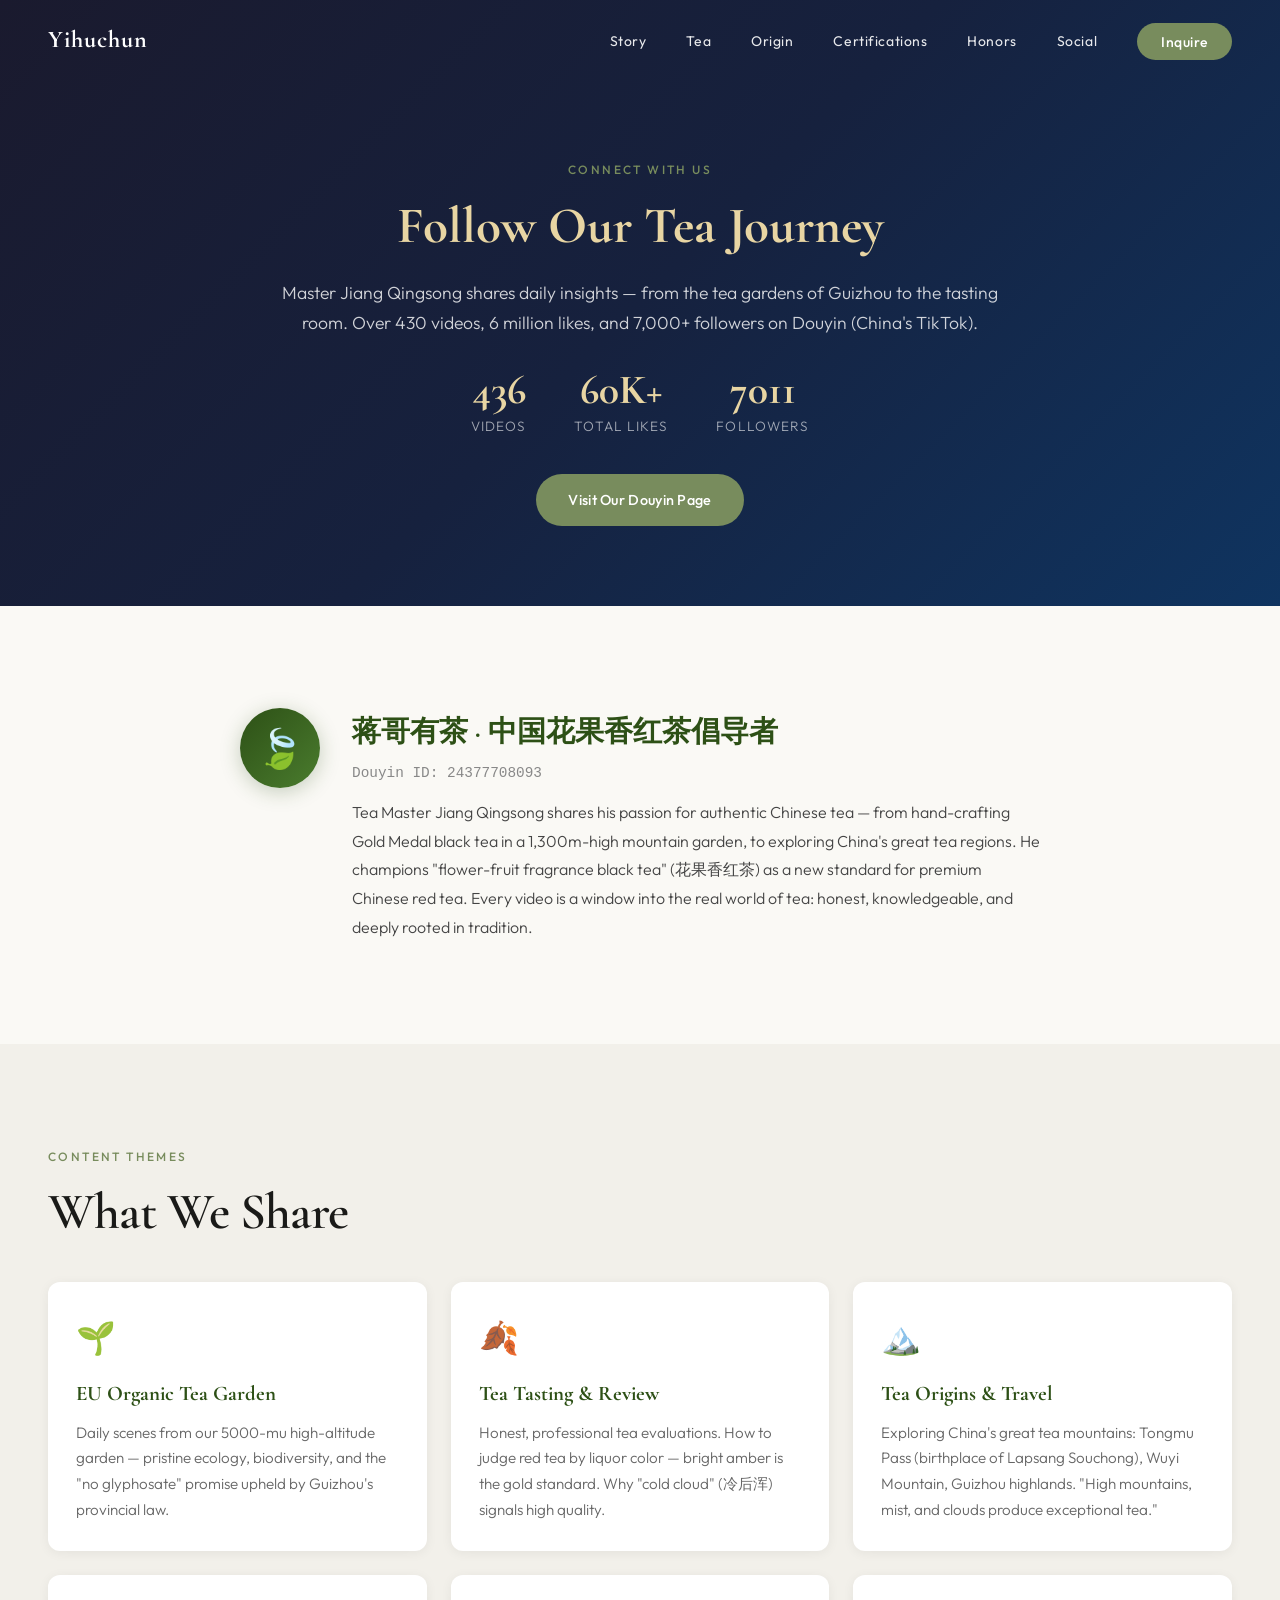
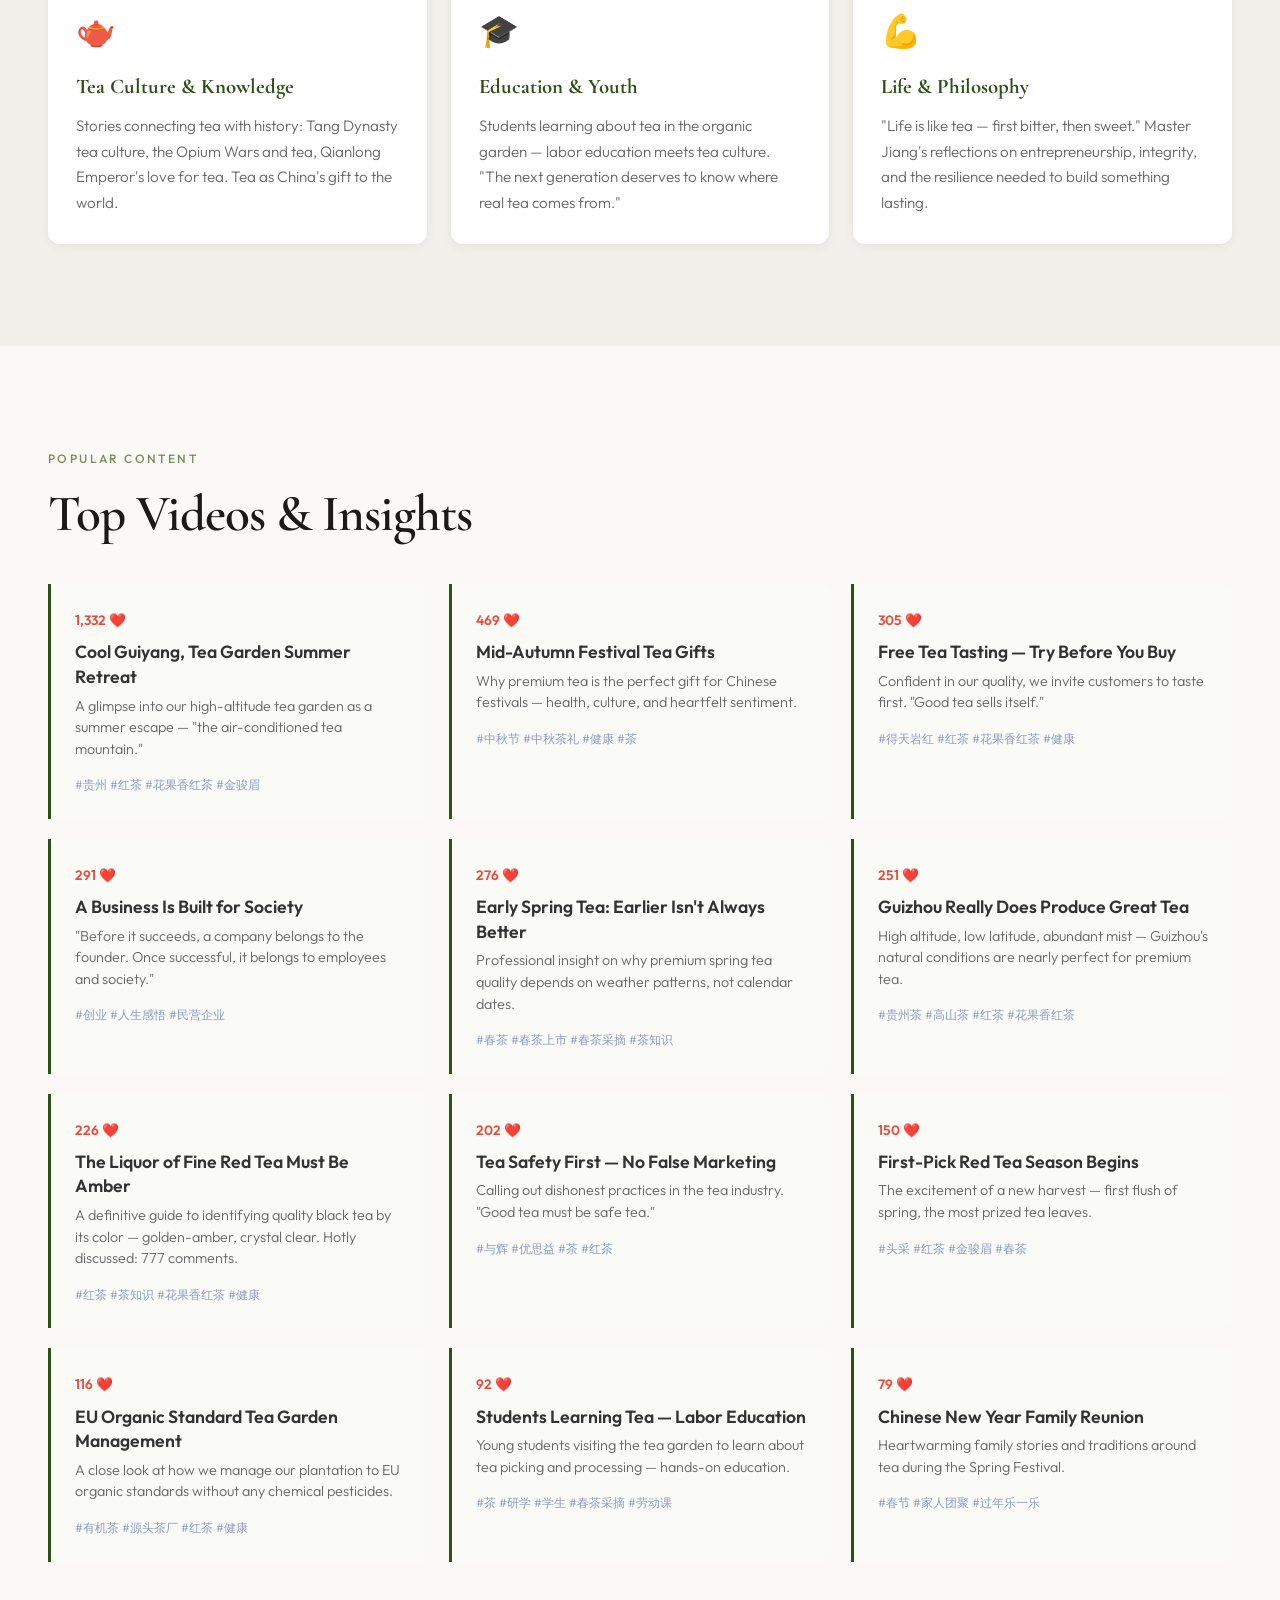
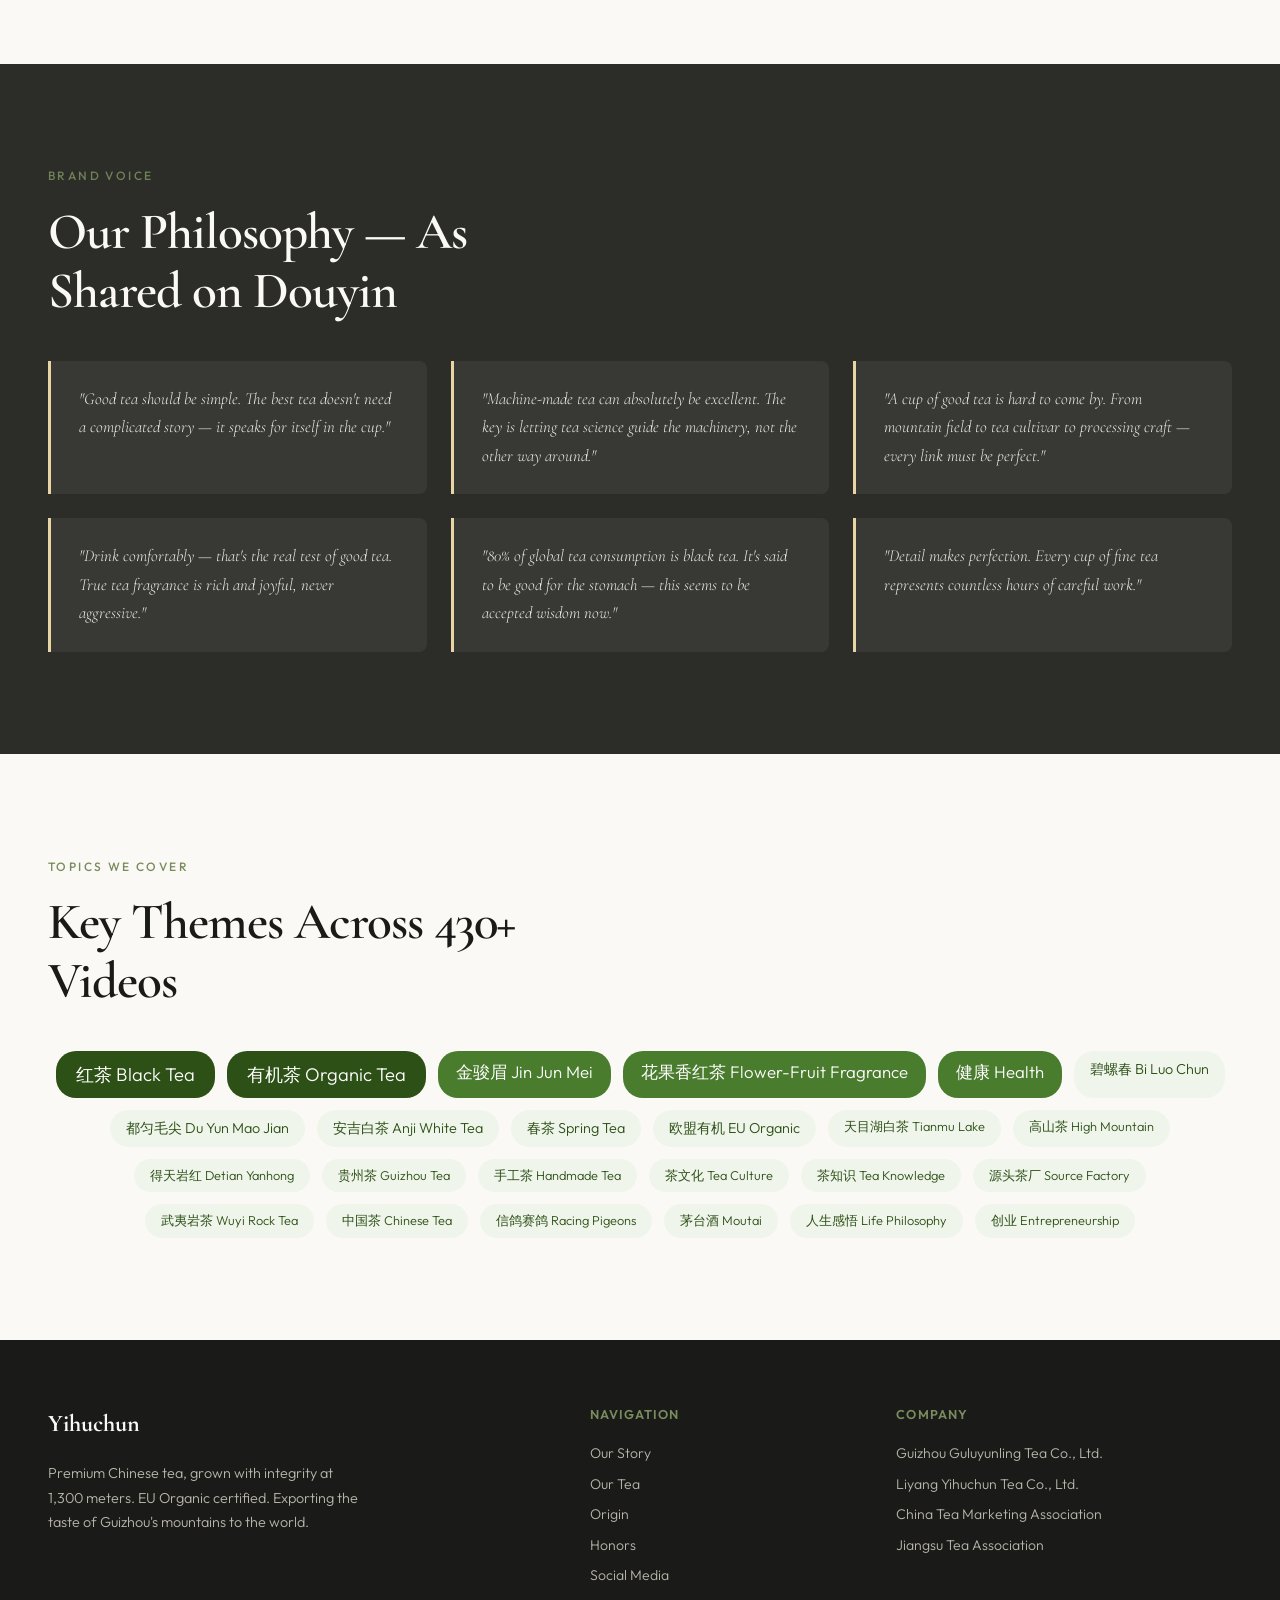
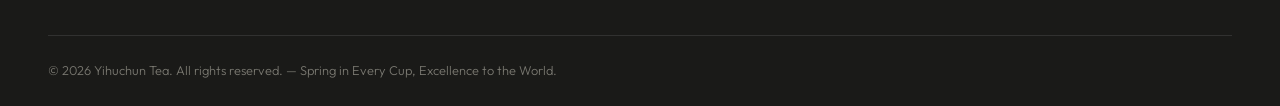
<file: social.html>
<!DOCTYPE html>
<html lang="en">
<head>
  <meta charset="UTF-8">
  <meta name="viewport" content="width=device-width, initial-scale=1.0">
  <meta name="description" content="Yihuchun Tea on Social Media — Follow Master Jiang Qingsong on Douyin (TikTok China) for authentic tea insights, plantation tours, and tea-making stories.">
  <title>Social & Media | Yihuchun Tea</title>
  <link rel="preconnect" href="https://fonts.googleapis.com">
  <link rel="preconnect" href="https://fonts.gstatic.com" crossorigin>
  <link href="https://fonts.googleapis.com/css2?family=Cormorant+Garamond:ital,wght@0,400;0,600;0,700;1,400&family=Outfit:wght@300;400;500;600&display=swap" rel="stylesheet">
  <style>
    @font-face { font-family: 'Cormorant Garamond Fallback'; src: local('Georgia'); ascent-override: 85%; descent-override: 25%; size-adjust: 105%; }
    @font-face { font-family: 'Outfit Fallback'; src: local('Segoe UI'); size-adjust: 103%; }
  </style>
  <link rel="stylesheet" href="css/styles.css">
  <link rel="stylesheet" href="css/social.css">
</head>
<body>

  <nav class="nav" id="nav">
    <div class="nav-inner">
      <a href="index.html" class="nav-logo">Yihuchun</a>
      <ul class="nav-links">
        <li><a href="index.html#story">Story</a></li>
        <li><a href="index.html#product">Tea</a></li>
        <li><a href="index.html#origin">Origin</a></li>
        <li><a href="index.html#certifications">Certifications</a></li>
        <li><a href="honors.html">Honors</a></li>
        <li><a href="social.html" class="active">Social</a></li>
        <li><a href="index.html#contact" class="nav-cta">Inquire</a></li>
      </ul>
      <button class="nav-toggle" id="navToggle" aria-label="Toggle menu">
        <span></span><span></span><span></span>
      </button>
    </div>
  </nav>

  <!-- Hero -->
  <section class="social-hero">
    <div class="container">
      <div class="social-hero-content">
        <div class="section-label">Connect With Us</div>
        <h1>Follow Our Tea Journey</h1>
        <p class="social-hero-desc">Master Jiang Qingsong shares daily insights — from the tea gardens of Guizhou to the tasting room. Over 430 videos, 6 million likes, and 7,000+ followers on Douyin (China's TikTok).</p>
        <div class="social-hero-stats">
          <div class="social-stat">
            <span class="social-stat-num">436</span>
            <span class="social-stat-label">Videos</span>
          </div>
          <div class="social-stat">
            <span class="social-stat-num">60K+</span>
            <span class="social-stat-label">Total Likes</span>
          </div>
          <div class="social-stat">
            <span class="social-stat-num">7011</span>
            <span class="social-stat-label">Followers</span>
          </div>
        </div>
        <a href="https://www.douyin.com/user/MS4wLjABAAAAMiDGn-du68kmvg_XWllEcKSN7fSwCtW2Dd7Zu8V8L5dM8P6Eeyan9Gg4MiPX6DpO" class="btn btn-primary" target="_blank" rel="noopener">Visit Our Douyin Page</a>
      </div>
    </div>
  </section>

  <!-- About the Channel -->
  <section class="section">
    <div class="container">
      <div class="channel-intro">
        <div class="channel-avatar">
          <div class="channel-avatar-icon">🍃</div>
        </div>
        <div class="channel-info">
          <h2>蒋哥有茶 · 中国花果香红茶倡导者</h2>
          <p class="channel-handle">Douyin ID: 24377708093</p>
          <p class="channel-bio">Tea Master Jiang Qingsong shares his passion for authentic Chinese tea — from hand-crafting Gold Medal black tea in a 1,300m-high mountain garden, to exploring China's great tea regions. He champions "flower-fruit fragrance black tea" (花果香红茶) as a new standard for premium Chinese red tea. Every video is a window into the real world of tea: honest, knowledgeable, and deeply rooted in tradition.</p>
        </div>
      </div>
    </div>
  </section>

  <!-- Featured Content Categories -->
  <section class="section section-alt">
    <div class="container">
      <div class="section-label">Content Themes</div>
      <h2 class="section-title">What We Share</h2>
      <div class="theme-grid">
        <div class="theme-card">
          <div class="theme-icon">🌱</div>
          <h3>EU Organic Tea Garden</h3>
          <p>Daily scenes from our 5000-mu high-altitude garden — pristine ecology, biodiversity, and the "no glyphosate" promise upheld by Guizhou's provincial law.</p>
        </div>
        <div class="theme-card">
          <div class="theme-icon">🍂</div>
          <h3>Tea Tasting & Review</h3>
          <p>Honest, professional tea evaluations. How to judge red tea by liquor color — bright amber is the gold standard. Why "cold cloud" (冷后浑) signals high quality.</p>
        </div>
        <div class="theme-card">
          <div class="theme-icon">🏔️</div>
          <h3>Tea Origins & Travel</h3>
          <p>Exploring China's great tea mountains: Tongmu Pass (birthplace of Lapsang Souchong), Wuyi Mountain, Guizhou highlands. "High mountains, mist, and clouds produce exceptional tea."</p>
        </div>
        <div class="theme-card">
          <div class="theme-icon">🫖</div>
          <h3>Tea Culture & Knowledge</h3>
          <p>Stories connecting tea with history: Tang Dynasty tea culture, the Opium Wars and tea, Qianlong Emperor's love for tea. Tea as China's gift to the world.</p>
        </div>
        <div class="theme-card">
          <div class="theme-icon">🎓</div>
          <h3>Education & Youth</h3>
          <p>Students learning about tea in the organic garden — labor education meets tea culture. "The next generation deserves to know where real tea comes from."</p>
        </div>
        <div class="theme-card">
          <div class="theme-icon">💪</div>
          <h3>Life & Philosophy</h3>
          <p>"Life is like tea — first bitter, then sweet." Master Jiang's reflections on entrepreneurship, integrity, and the resilience needed to build something lasting.</p>
        </div>
      </div>
    </div>
  </section>

  <!-- Popular Videos Section -->
  <section class="section">
    <div class="container">
      <div class="section-label">Popular Content</div>
      <h2 class="section-title">Top Videos & Insights</h2>
      <div class="popular-grid">
        <div class="popular-item">
          <span class="popular-count">1,332 ❤️</span>
          <h4>Cool Guiyang, Tea Garden Summer Retreat</h4>
          <p>A glimpse into our high-altitude tea garden as a summer escape — "the air-conditioned tea mountain."</p>
          <span class="popular-tag">#贵州 #红茶 #花果香红茶 #金骏眉</span>
        </div>
        <div class="popular-item">
          <span class="popular-count">469 ❤️</span>
          <h4>Mid-Autumn Festival Tea Gifts</h4>
          <p>Why premium tea is the perfect gift for Chinese festivals — health, culture, and heartfelt sentiment.</p>
          <span class="popular-tag">#中秋节 #中秋茶礼 #健康 #茶</span>
        </div>
        <div class="popular-item">
          <span class="popular-count">305 ❤️</span>
          <h4>Free Tea Tasting — Try Before You Buy</h4>
          <p>Confident in our quality, we invite customers to taste first. "Good tea sells itself."</p>
          <span class="popular-tag">#得天岩红 #红茶 #花果香红茶 #健康</span>
        </div>
        <div class="popular-item">
          <span class="popular-count">291 ❤️</span>
          <h4>A Business Is Built for Society</h4>
          <p>"Before it succeeds, a company belongs to the founder. Once successful, it belongs to employees and society."</p>
          <span class="popular-tag">#创业 #人生感悟 #民营企业</span>
        </div>
        <div class="popular-item">
          <span class="popular-count">276 ❤️</span>
          <h4>Early Spring Tea: Earlier Isn't Always Better</h4>
          <p>Professional insight on why premium spring tea quality depends on weather patterns, not calendar dates.</p>
          <span class="popular-tag">#春茶 #春茶上市 #春茶采摘 #茶知识</span>
        </div>
        <div class="popular-item">
          <span class="popular-count">251 ❤️</span>
          <h4>Guizhou Really Does Produce Great Tea</h4>
          <p>High altitude, low latitude, abundant mist — Guizhou's natural conditions are nearly perfect for premium tea.</p>
          <span class="popular-tag">#贵州茶 #高山茶 #红茶 #花果香红茶</span>
        </div>
        <div class="popular-item">
          <span class="popular-count">226 ❤️</span>
          <h4>The Liquor of Fine Red Tea Must Be Amber</h4>
          <p>A definitive guide to identifying quality black tea by its color — golden-amber, crystal clear. Hotly discussed: 777 comments.</p>
          <span class="popular-tag">#红茶 #茶知识 #花果香红茶 #健康</span>
        </div>
        <div class="popular-item">
          <span class="popular-count">202 ❤️</span>
          <h4>Tea Safety First — No False Marketing</h4>
          <p>Calling out dishonest practices in the tea industry. "Good tea must be safe tea."</p>
          <span class="popular-tag">#与辉 #优思益 #茶 #红茶</span>
        </div>
        <div class="popular-item">
          <span class="popular-count">150 ❤️</span>
          <h4>First-Pick Red Tea Season Begins</h4>
          <p>The excitement of a new harvest — first flush of spring, the most prized tea leaves.</p>
          <span class="popular-tag">#头采 #红茶 #金骏眉 #春茶</span>
        </div>
        <div class="popular-item">
          <span class="popular-count">116 ❤️</span>
          <h4>EU Organic Standard Tea Garden Management</h4>
          <p>A close look at how we manage our plantation to EU organic standards without any chemical pesticides.</p>
          <span class="popular-tag">#有机茶 #源头茶厂 #红茶 #健康</span>
        </div>
        <div class="popular-item">
          <span class="popular-count">92 ❤️</span>
          <h4>Students Learning Tea — Labor Education</h4>
          <p>Young students visiting the tea garden to learn about tea picking and processing — hands-on education.</p>
          <span class="popular-tag">#茶 #研学 #学生 #春茶采摘 #劳动课</span>
        </div>
        <div class="popular-item">
          <span class="popular-count">79 ❤️</span>
          <h4>Chinese New Year Family Reunion</h4>
          <p>Heartwarming family stories and traditions around tea during the Spring Festival.</p>
          <span class="popular-tag">#春节 #家人团聚 #过年乐一乐</span>
        </div>
      </div>
    </div>
  </section>

  <!-- Core Messages from Social Media -->
  <section class="section section-dark">
    <div class="container">
      <div class="section-label light">Brand Voice</div>
      <h2 class="section-title light">Our Philosophy — As Shared on Douyin</h2>
      <div class="philosophy-grid">
        <blockquote class="philosophy-quote">"Good tea should be simple. The best tea doesn't need a complicated story — it speaks for itself in the cup."</blockquote>
        <blockquote class="philosophy-quote">"Machine-made tea can absolutely be excellent. The key is letting tea science guide the machinery, not the other way around."</blockquote>
        <blockquote class="philosophy-quote">"A cup of good tea is hard to come by. From mountain field to tea cultivar to processing craft — every link must be perfect."</blockquote>
        <blockquote class="philosophy-quote">"Drink comfortably — that's the real test of good tea. True tea fragrance is rich and joyful, never aggressive."</blockquote>
        <blockquote class="philosophy-quote">"80% of global tea consumption is black tea. It's said to be good for the stomach — this seems to be accepted wisdom now."</blockquote>
        <blockquote class="philosophy-quote">"Detail makes perfection. Every cup of fine tea represents countless hours of careful work."</blockquote>
      </div>
    </div>
  </section>

  <!-- Tags Cloud — What We Talk About -->
  <section class="section">
    <div class="container">
      <div class="section-label">Topics We Cover</div>
      <h2 class="section-title">Key Themes Across 430+ Videos</h2>
      <div class="tags-cloud">
        <span class="tag tag-xl">红茶 Black Tea</span>
        <span class="tag tag-xl">有机茶 Organic Tea</span>
        <span class="tag tag-l">金骏眉 Jin Jun Mei</span>
        <span class="tag tag-l">花果香红茶 Flower-Fruit Fragrance</span>
        <span class="tag tag-l">健康 Health</span>
        <span class="tag tag-m">碧螺春 Bi Luo Chun</span>
        <span class="tag tag-m">都匀毛尖 Du Yun Mao Jian</span>
        <span class="tag tag-m">安吉白茶 Anji White Tea</span>
        <span class="tag tag-m">春茶 Spring Tea</span>
        <span class="tag tag-m">欧盟有机 EU Organic</span>
        <span class="tag tag-s">天目湖白茶 Tianmu Lake</span>
        <span class="tag tag-s">高山茶 High Mountain</span>
        <span class="tag tag-s">得天岩红 Detian Yanhong</span>
        <span class="tag tag-s">贵州茶 Guizhou Tea</span>
        <span class="tag tag-s">手工茶 Handmade Tea</span>
        <span class="tag tag-s">茶文化 Tea Culture</span>
        <span class="tag tag-s">茶知识 Tea Knowledge</span>
        <span class="tag tag-s">源头茶厂 Source Factory</span>
        <span class="tag tag-s">武夷岩茶 Wuyi Rock Tea</span>
        <span class="tag tag-s">中国茶 Chinese Tea</span>
        <span class="tag tag-s">信鸽赛鸽 Racing Pigeons</span>
        <span class="tag tag-s">茅台酒 Moutai</span>
        <span class="tag tag-s">人生感悟 Life Philosophy</span>
        <span class="tag tag-s">创业 Entrepreneurship</span>
      </div>
    </div>
  </section>

  <!-- Footer -->
  <footer class="footer">
    <div class="container">
      <div class="footer-grid">
        <div class="footer-brand">
          <a href="index.html" class="footer-logo">Yihuchun</a>
          <p>Premium Chinese tea, grown with integrity at 1,300 meters. EU Organic certified. Exporting the taste of Guizhou's mountains to the world.</p>
        </div>
        <div class="footer-links">
          <h4>Navigation</h4>
          <ul>
            <li><a href="index.html#story">Our Story</a></li>
            <li><a href="index.html#product">Our Tea</a></li>
            <li><a href="index.html#origin">Origin</a></li>
            <li><a href="honors.html">Honors</a></li>
            <li><a href="social.html">Social Media</a></li>
          </ul>
        </div>
        <div class="footer-links">
          <h4>Company</h4>
          <ul>
            <li>Guizhou Guluyunling Tea Co., Ltd.</li>
            <li>Liyang Yihuchun Tea Co., Ltd.</li>
            <li>China Tea Marketing Association</li>
            <li>Jiangsu Tea Association</li>
          </ul>
        </div>
      </div>
      <div class="footer-bottom">
        <p>&copy; <span id="copyrightYear">2026</span> Yihuchun Tea. All rights reserved. &mdash; Spring in Every Cup, Excellence to the World.</p>
      </div>
    </div>
  </footer>

  <script src="js/main.js"></script>
</body>
</html>
</file>
<file: css/styles.css>
/* ===== CSS Custom Properties ===== */
:root {
  /* Colors */
  --color-bg: #faf9f5;
  --color-bg-alt: #f2f0ea;
  --color-dark: #1a1a18;
  --color-dark-alt: #2c2c28;
  --color-mid: #6b6b62;
  --color-light: #b8b6ab;
  --color-accent: #788c5d;
  --color-accent-warm: #c67a4a;
  --color-gold: #b8943e;
  --color-white: #ffffff;
  --color-border: #e0ded5;
  --color-scrollbar-thumb: #c4c0b4;
  --color-scrollbar-track: transparent;

  /* Typography */
  --font-display: 'Cormorant Garamond', Georgia, 'Times New Roman', serif;
  --font-body: 'Outfit', -apple-system, BlinkMacSystemFont, 'Segoe UI', sans-serif;

  /* Spacing */
  --container-max: 1280px;
  --section-pad: clamp(4rem, 8vw, 8rem);
  --gap: clamp(1.5rem, 3vw, 3rem);
}

/* ===== Custom Scrollbar ===== */
::-webkit-scrollbar {
  width: 8px;
  height: 8px;
}

::-webkit-scrollbar-track {
  background: var(--color-scrollbar-track);
}

::-webkit-scrollbar-thumb {
  background: var(--color-scrollbar-thumb);
  border-radius: 4px;
  transition: background 0.3s;
}

::-webkit-scrollbar-thumb:hover {
  background: #a8a498;
}

/* Firefox scrollbar */
html {
  scrollbar-width: thin;
  scrollbar-color: var(--color-scrollbar-thumb) var(--color-scrollbar-track);
}

/* ===== Reset & Base ===== */
*, *::before, *::after { box-sizing: border-box; margin: 0; padding: 0; }

html {
  scroll-behavior: smooth;
  scroll-padding-top: 5rem;
}

body {
  font-family: var(--font-body);
  font-weight: 300;
  font-size: clamp(1rem, 1.5vw, 1.125rem);
  line-height: 1.7;
  color: var(--color-dark);
  background: var(--color-bg);
  -webkit-font-smoothing: antialiased;
  -moz-osx-font-smoothing: grayscale;
}

img { display: block; max-width: 100%; height: auto; }
a { text-decoration: none; color: inherit; }
ul { list-style: none; }

/* ===== Container ===== */
.container {
  max-width: var(--container-max);
  margin-inline: auto;
  padding-inline: clamp(1.5rem, 4vw, 3rem);
}

/* ===== Section Base ===== */
.section {
  padding-block: var(--section-pad);
}

.section-alt {
  background: var(--color-bg-alt);
}

.section-dark {
  background: var(--color-dark-alt);
  color: var(--color-bg);
}

.section-label {
  font-family: var(--font-body);
  font-size: 0.75rem;
  font-weight: 500;
  text-transform: uppercase;
  letter-spacing: 0.2em;
  color: var(--color-accent);
  margin-bottom: 1rem;
}

.section-label.light {
  color: var(--color-accent);
  opacity: 0.9;
}

.section-title {
  font-family: var(--font-display);
  font-size: clamp(2rem, 4vw, 3.25rem);
  font-weight: 600;
  line-height: 1.15;
  letter-spacing: -0.02em;
  color: inherit;
  margin-bottom: 2rem;
  max-width: 20ch;
}

.section-title.light {
  color: var(--color-bg);
}

/* ===== Navigation ===== */
.nav {
  position: fixed;
  top: 0;
  left: 0;
  right: 0;
  z-index: 100;
  padding: 1.25rem 0;
  transition: all 0.35s cubic-bezier(0.16, 1, 0.3, 1);
}

.nav.scrolled {
  background: rgba(250, 249, 245, 0.92);
  backdrop-filter: blur(12px);
  -webkit-backdrop-filter: blur(12px);
  box-shadow: 0 1px 0 rgba(0,0,0,0.06);
  padding: 0.75rem 0;
}

.nav-inner {
  max-width: var(--container-max);
  margin-inline: auto;
  padding-inline: clamp(1.5rem, 4vw, 3rem);
  display: flex;
  align-items: center;
  justify-content: space-between;
}

.nav-logo {
  font-family: var(--font-display);
  font-size: 1.5rem;
  font-weight: 700;
  color: var(--color-white);
  letter-spacing: 0.04em;
  transition: color 0.3s;
}

.nav.scrolled .nav-logo {
  color: var(--color-dark);
}

.nav-links {
  display: flex;
  align-items: center;
  gap: 2.5rem;
}

.nav-links a {
  font-size: 0.875rem;
  font-weight: 400;
  color: rgba(255,255,255,0.9);
  letter-spacing: 0.04em;
  transition: color 0.3s;
}

.nav.scrolled .nav-links a {
  color: var(--color-mid);
}

.nav-links a:hover {
  color: var(--color-accent);
}

.nav-cta {
  background: var(--color-accent);
  color: var(--color-white) !important;
  padding: 0.6rem 1.5rem;
  border-radius: 100px;
  font-weight: 500 !important;
  transition: background 0.3s, transform 0.2s !important;
}

.nav-cta:hover {
  background: #6b7d52;
  transform: translateY(-1px);
}

.nav-toggle {
  display: none;
  flex-direction: column;
  gap: 5px;
  background: none;
  border: none;
  cursor: pointer;
  padding: 4px;
}

.nav-toggle span {
  display: block;
  width: 24px;
  height: 2px;
  background: var(--color-white);
  transition: all 0.3s;
}

.nav.scrolled .nav-toggle span {
  background: var(--color-dark);
}

/* ===== Hero ===== */
.hero {
  position: relative;
  min-height: 100dvh;
  display: flex;
  align-items: center;
  justify-content: center;
  overflow: hidden;
  color: var(--color-white);
}

.hero-bg {
  position: absolute;
  inset: 0;
  z-index: 0;
}

.hero-img {
  width: 100%;
  height: 100%;
  object-fit: cover;
  filter: brightness(0.92) saturate(1.05);
}

.hero-overlay {
  position: absolute;
  inset: 0;
  z-index: 1;
  background: 
    linear-gradient(180deg, rgba(10,14,8,0.25) 0%, rgba(10,14,8,0.05) 50%, rgba(10,14,8,0.18) 100%);
}

.hero-content {
  position: relative;
  z-index: 2;
  text-align: center;
  max-width: 800px;
  padding-inline: 1.5rem;
  padding-top: 3rem;
}

.hero-tagline {
  font-size: 0.85rem;
  font-weight: 500;
  text-transform: uppercase;
  letter-spacing: 0.3em;
  color: #c8dca8;
  margin-bottom: 1.5rem;
  text-shadow: 0 1px 4px rgba(0,0,0,0.25);
}

.hero-title {
  font-family: var(--font-display);
  font-size: clamp(2.75rem, 7vw, 5.5rem);
  font-weight: 600;
  line-height: 1.05;
  letter-spacing: -0.02em;
  margin-bottom: 1.5rem;
}

.hero-subtitle {
  font-size: clamp(1rem, 1.5vw, 1.2rem);
  font-weight: 300;
  line-height: 1.7;
  max-width: 600px;
  margin-inline: auto;
  margin-bottom: 2.5rem;
  opacity: 0.9;
}

.hero-actions {
  display: flex;
  gap: 1rem;
  justify-content: center;
  flex-wrap: wrap;
}

.hero-scroll {
  position: absolute;
  bottom: 2rem;
  left: 50%;
  transform: translateX(-50%);
  z-index: 2;
  display: flex;
  flex-direction: column;
  align-items: center;
  gap: 0.5rem;
  font-size: 0.7rem;
  font-weight: 400;
  text-transform: uppercase;
  letter-spacing: 0.2em;
  color: rgba(255,255,255,0.72);
}

.scroll-dot {
  animation: scrollDot 2s cubic-bezier(0.16, 1, 0.3, 1) infinite;
}

@keyframes scrollDot {
  0%, 100% { transform: translateY(0); opacity: 1; }
  50% { transform: translateY(8px); opacity: 0.2; }
}

/* ===== Buttons ===== */
.btn {
  display: inline-block;
  font-family: var(--font-body);
  font-size: 0.9rem;
  font-weight: 500;
  padding: 0.85rem 2rem;
  border-radius: 100px;
  transition: all 0.3s cubic-bezier(0.16, 1, 0.3, 1);
  cursor: pointer;
  border: none;
  letter-spacing: 0.02em;
}

.btn-primary {
  background: var(--color-accent);
  color: var(--color-white);
}

.btn-primary:hover {
  background: #6b7d52;
  transform: translateY(-2px);
  box-shadow: 0 8px 24px rgba(120, 140, 93, 0.35);
}

.btn-outline {
  color: var(--color-white);
  border: 1.5px solid rgba(255,255,255,0.5);
  background: transparent;
}

.btn-outline:hover {
  border-color: var(--color-white);
  background: rgba(255,255,255,0.1);
}

.btn-full { width: 100%; }

/* ===== Story Section ===== */
.story-grid {
  display: grid;
  grid-template-columns: 1.3fr 0.7fr;
  gap: var(--gap);
  align-items: start;
}

.story-visual {
  display: flex;
  flex-direction: column;
  align-items: flex-end;
  gap: 1rem;
  position: sticky;
  top: 6rem;
}

.story-lead {
  font-family: var(--font-display);
  font-size: 1.35rem;
  font-style: italic;
  line-height: 1.55;
  color: var(--color-accent-warm);
  margin-bottom: 1.5rem;
}

.story-text p {
  margin-bottom: 1rem;
  color: var(--color-mid);
}

.story-metrics {
  display: grid;
  grid-template-columns: repeat(4, 1fr);
  gap: 1.5rem;
  margin-top: 2.5rem;
  padding-top: 2rem;
  border-top: 1px solid var(--color-border);
}

.metric {
  text-align: center;
}

.metric-value {
  display: block;
  font-family: var(--font-display);
  font-size: 2rem;
  font-weight: 700;
  color: var(--color-accent);
  line-height: 1;
}

.metric-label {
  display: block;
  font-size: 0.75rem;
  color: var(--color-mid);
  margin-top: 0.35rem;
  letter-spacing: 0.03em;
}



.story-card {
  background: var(--color-white);
  border: 1px solid var(--color-border);
  border-radius: 1rem;
  padding: 1.5rem;
  transition: transform 0.3s, box-shadow 0.3s;
}

.story-card:hover {
  transform: translateY(-2px);
  box-shadow: 0 8px 32px rgba(0,0,0,0.06);
}

.story-card-icon {
  font-family: var(--font-display);
  font-size: 1.25rem;
  font-weight: 700;
  color: var(--color-accent);
  margin-bottom: 0.5rem;
}

.story-card p {
  font-size: 0.9rem;
  color: var(--color-mid);
  line-height: 1.55;
}

/* ===== Founder Portrait ===== */
.founder-portrait-wrap {
  position: relative;
  border-radius: 1.25rem;
  overflow: hidden;
  aspect-ratio: 3 / 4;
  max-width: 360px;
  width: 100%;
}

.founder-portrait {
  width: 100%;
  height: 100%;
  object-fit: cover;
  object-position: center 15%;
  transition: transform 0.6s cubic-bezier(0.16, 1, 0.3, 1);
}

.founder-portrait-wrap:hover .founder-portrait {
  transform: scale(1.03);
}

.founder-caption {
  position: absolute;
  bottom: 0;
  left: 0;
  right: 0;
  padding: 1.5rem 1.25rem;
  background: linear-gradient(transparent, rgba(0,0,0,0.7));
  color: var(--color-white);
}

.founder-caption strong {
  display: block;
  font-family: var(--font-display);
  font-size: 1.25rem;
  font-weight: 600;
  margin-bottom: 0.15rem;
}

.founder-caption span {
  font-size: 0.78rem;
  font-weight: 300;
  opacity: 0.8;
  letter-spacing: 0.03em;
}

/* ===== Story Extended ===== */
.story-extended {
  margin-top: 2rem;
  padding-top: 2rem;
  border-top: 1px solid var(--color-border);
}

.story-text-full p {
  color: var(--color-mid);
  margin-bottom: 2rem;
  line-height: 1.75;
}

.story-cards-row {
  display: grid;
  grid-template-columns: repeat(3, 1fr);
  gap: 1rem;
  margin-bottom: 2.5rem;
}

/* ===== Product Section ===== */
.product-grid {
  display: grid;
  grid-template-columns: 0.9fr 1.1fr;
  gap: var(--gap);
  align-items: start;
}

.product-image-wrapper {
  position: relative;
  border-radius: 1.25rem;
  overflow: hidden;
  aspect-ratio: 1;
}

.product-image {
  width: 100%;
  height: 100%;
  object-fit: cover;
}

.product-badge {
  position: absolute;
  top: 1rem;
  right: 1rem;
  background: var(--color-gold);
  color: var(--color-white);
  font-size: 0.75rem;
  font-weight: 600;
  padding: 0.4rem 1rem;
  border-radius: 100px;
  letter-spacing: 0.05em;
}

.product-name {
  font-family: var(--font-display);
  font-size: 1.75rem;
  font-weight: 600;
  margin-bottom: 1rem;
}

.product-desc {
  color: var(--color-mid);
  margin-bottom: 2rem;
  line-height: 1.75;
}

.product-highlights {
  display: flex;
  flex-direction: column;
  gap: 1.25rem;
  margin-bottom: 2rem;
}

.highlight {
  padding-left: 1.25rem;
  border-left: 2px solid var(--color-accent);
}

.highlight h4 {
  font-size: 0.95rem;
  font-weight: 600;
  margin-bottom: 0.25rem;
}

.highlight p {
  font-size: 0.875rem;
  color: var(--color-mid);
}

.product-tasting h4 {
  font-size: 0.95rem;
  font-weight: 600;
  margin-bottom: 0.75rem;
}

.tasting-grid {
  display: grid;
  grid-template-columns: repeat(2, 1fr);
  gap: 0.75rem;
}

.taste {
  font-size: 0.85rem;
  color: var(--color-mid);
  background: var(--color-bg);
  padding: 0.75rem 1rem;
  border-radius: 0.75rem;
  border: 1px solid var(--color-border);
}

.taste span {
  display: block;
  font-weight: 600;
  color: var(--color-dark);
  font-size: 0.75rem;
  text-transform: uppercase;
  letter-spacing: 0.06em;
  margin-bottom: 0.2rem;
}

/* ===== Origin Section ===== */
.origin-grid {
  display: grid;
  grid-template-columns: 1fr 1fr;
  gap: var(--gap);
  align-items: start;
}

.origin-image-wrap {
  border-radius: 1.25rem;
  overflow: hidden;
  aspect-ratio: 1;
}

.origin-image {
  width: 100%;
  height: 100%;
  object-fit: cover;
}

.origin-text h3 {
  font-family: var(--font-display);
  font-size: 1.5rem;
  font-weight: 600;
  margin-bottom: 1rem;
}

.origin-text p {
  color: var(--color-mid);
  margin-bottom: 2rem;
}

.eco-features {
  display: flex;
  flex-direction: column;
  gap: 1.25rem;
}

.eco-feature {
  display: grid;
  grid-template-columns: auto 1fr;
  grid-template-rows: auto auto;
  gap: 0.25rem 1rem;
}

.eco-icon {
  grid-row: 1 / 3;
  width: 48px;
  height: 48px;
  background: var(--color-bg-alt);
  border-radius: 12px;
  display: flex;
  align-items: center;
  justify-content: center;
  color: var(--color-accent);
}

.eco-feature strong {
  font-size: 0.95rem;
  font-weight: 600;
}

.eco-feature span {
  font-size: 0.85rem;
  color: var(--color-mid);
}

/* ===== Certifications ===== */
.cert-grid {
  display: grid;
  grid-template-columns: 0.9fr 1.1fr;
  gap: var(--gap);
  align-items: start;
}

.cert-image-wrapper {
  border-radius: 1.25rem;
  overflow: hidden;
  aspect-ratio: 1;
}

.cert-image {
  width: 100%;
  height: 100%;
  object-fit: cover;
}

.cert-list {
  display: flex;
  flex-direction: column;
  gap: 1.25rem;
}

.cert-item {
  display: flex;
  gap: 1.25rem;
  padding: 1.25rem;
  background: var(--color-white);
  border-radius: 1rem;
  border: 1px solid var(--color-border);
  transition: transform 0.3s, box-shadow 0.3s;
}

.cert-item:hover {
  transform: translateY(-2px);
  box-shadow: 0 4px 20px rgba(0,0,0,0.05);
}

.cert-badge {
  flex-shrink: 0;
  width: 48px;
  height: 48px;
  border-radius: 12px;
  display: flex;
  align-items: center;
  justify-content: center;
  font-size: 0.75rem;
  font-weight: 700;
  letter-spacing: 0.05em;
  background: var(--color-dark);
  color: var(--color-bg);
}

.cert-badge.gold {
  background: var(--color-gold);
  color: var(--color-white);
}

.cert-badge.jade {
  background: var(--color-accent);
  color: var(--color-white);
}

.cert-badge.bronze {
  background: var(--color-accent-warm);
  color: var(--color-white);
}

.cert-info h3 {
  font-size: 1rem;
  font-weight: 600;
  margin-bottom: 0.25rem;
}

.cert-info p {
  font-size: 0.85rem;
  color: var(--color-mid);
}

/* ===== Advantages ===== */
.advantages-grid {
  display: grid;
  grid-template-columns: repeat(2, 1fr);
  gap: 1.5rem;
}

.advantage {
  background: var(--color-white);
  border: 1px solid var(--color-border);
  border-radius: 1.25rem;
  padding: 2rem;
  transition: transform 0.3s, box-shadow 0.3s;
}

.advantage:hover {
  transform: translateY(-3px);
  box-shadow: 0 12px 40px rgba(0,0,0,0.06);
}

.advantage-icon {
  width: 56px;
  height: 56px;
  background: var(--color-bg-alt);
  border-radius: 14px;
  display: flex;
  align-items: center;
  justify-content: center;
  color: var(--color-accent);
  margin-bottom: 1.25rem;
}

.advantage h3 {
  font-size: 1.1rem;
  font-weight: 600;
  margin-bottom: 0.5rem;
}

.advantage p {
  font-size: 0.9rem;
  color: var(--color-mid);
  line-height: 1.65;
}

/* ===== Contact ===== */
.contact-grid {
  display: grid;
  grid-template-columns: 1fr 1fr;
  gap: var(--gap);
}

.contact-desc {
  color: rgba(250,249,245,0.75);
  margin-bottom: 2rem;
  line-height: 1.75;
}

.contact-info-list {
  display: flex;
  flex-direction: column;
  gap: 1rem;
}

.contact-info-item {
  display: flex;
  align-items: center;
  gap: 0.75rem;
  color: rgba(250,249,245,0.7);
  font-size: 0.9rem;
}

.contact-info-item svg {
  flex-shrink: 0;
  opacity: 0.6;
}

.contact-info-item.contact-person {
  color: rgba(250,249,245,0.95);
  font-size: 0.95rem;
}

.contact-info-item.contact-person strong {
  font-weight: 600;
}

.contact-info-item.contact-person svg {
  opacity: 1;
  color: var(--color-accent);
}

.contact-form-wrap {
  background: var(--color-bg);
  border-radius: 1.25rem;
  padding: 2.5rem;
  color: var(--color-dark);
}

.contact-form h3 {
  font-family: var(--font-display);
  font-size: 1.5rem;
  font-weight: 600;
  margin-bottom: 1.5rem;
}

.form-group {
  margin-bottom: 1.25rem;
}

.form-group label {
  display: block;
  font-size: 0.8rem;
  font-weight: 500;
  text-transform: uppercase;
  letter-spacing: 0.05em;
  color: var(--color-mid);
  margin-bottom: 0.4rem;
}

.form-group input,
.form-group select,
.form-group textarea {
  width: 100%;
  padding: 0.75rem 1rem;
  font-family: var(--font-body);
  font-size: 0.95rem;
  border: 1.5px solid var(--color-border);
  border-radius: 0.75rem;
  background: var(--color-white);
  color: var(--color-dark);
  transition: border-color 0.3s;
  outline: none;
}

.form-group input:focus,
.form-group select:focus,
.form-group textarea:focus {
  border-color: var(--color-accent);
}

.form-group textarea {
  resize: vertical;
  min-height: 100px;
}

/* ===== Footer ===== */
.footer {
  background: var(--color-dark);
  color: var(--color-bg);
  padding: 4rem 0 1.5rem;
}

.footer-grid {
  display: grid;
  grid-template-columns: 1.5fr 0.8fr 1fr;
  gap: var(--gap);
  margin-bottom: 3rem;
}

.footer-logo {
  font-family: var(--font-display);
  font-size: 1.5rem;
  font-weight: 700;
  color: var(--color-bg);
  display: block;
  margin-bottom: 1rem;
}

.footer-brand p {
  font-size: 0.9rem;
  color: var(--color-light);
  line-height: 1.7;
  max-width: 320px;
}

.footer-links h4 {
  font-size: 0.8rem;
  font-weight: 600;
  text-transform: uppercase;
  letter-spacing: 0.08em;
  color: var(--color-accent);
  margin-bottom: 1rem;
}

.footer-links ul {
  display: flex;
  flex-direction: column;
  gap: 0.5rem;
}

.footer-links li {
  font-size: 0.88rem;
  color: var(--color-light);
  line-height: 1.6;
}

.footer-links a {
  transition: color 0.3s;
}

.footer-links a:hover {
  color: var(--color-bg);
}

.footer-bottom {
  padding-top: 1.5rem;
  border-top: 1px solid rgba(255,255,255,0.1);
}

.footer-bottom p {
  font-size: 0.8rem;
  color: var(--color-light);
  opacity: 0.6;
}

/* ===== Cert Preview Cards (certifications section) ===== */
.cert-preview {
  display: grid;
  grid-template-columns: repeat(3, 1fr);
  gap: 1.25rem;
  margin-bottom: 2rem;
}

.cert-preview-card {
  background: var(--color-white);
  border: 1px solid var(--color-border);
  border-radius: 1rem;
  padding: 1.75rem;
  transition: transform 0.3s, box-shadow 0.3s;
}

.cert-preview-card:hover {
  transform: translateY(-3px);
  box-shadow: 0 8px 32px rgba(0,0,0,0.08);
}

.cert-preview-badge {
  width: 56px;
  height: 56px;
  border-radius: 14px;
  display: flex;
  align-items: center;
  justify-content: center;
  margin-bottom: 1.25rem;
  color: var(--color-white);
}

.cert-preview-gold .cert-preview-badge {
  background: linear-gradient(135deg, #c9a84c, #b8943e);
}

.cert-preview-jade .cert-preview-badge {
  background: linear-gradient(135deg, #8da56a, #788c5d);
}

.cert-preview-card h3 {
  font-family: var(--font-display);
  font-size: 1.2rem;
  font-weight: 600;
  margin-bottom: 0.6rem;
}

.cert-preview-card p {
  font-size: 0.88rem;
  color: var(--color-mid);
  line-height: 1.6;
  margin-bottom: 1rem;
}

.cert-status {
  display: inline-block;
  font-size: 0.7rem;
  font-weight: 600;
  text-transform: uppercase;
  letter-spacing: 0.08em;
  padding: 0.3rem 0.75rem;
  border-radius: 100px;
}

.cert-status.certified {
  background: #e8f0e0;
  color: #5a7a3a;
}

.cert-status.awarded {
  background: #fdf3e0;
  color: #b87830;
}

.cert-cta {
  text-align: center;
  margin-bottom: 2.5rem;
}

.cert-gallery-preview {
  border-radius: 1.25rem;
  overflow: hidden;
  max-height: 350px;
}

.cert-gallery-img {
  width: 100%;
  height: 100%;
  max-height: 350px;
  object-fit: cover;
}

/* ===== Animations ===== */
.fade-in {
  opacity: 0;
  transform: translateY(24px);
  transition: opacity 0.8s cubic-bezier(0.16, 1, 0.3, 1),
              transform 0.8s cubic-bezier(0.16, 1, 0.3, 1);
}

.fade-in.visible {
  opacity: 1;
  transform: translateY(0);
}

/* ===== Responsive ===== */
@media (max-width: 1024px) {
  .story-grid,
  .product-grid,
  .origin-grid,
  .cert-grid { grid-template-columns: 1fr; }

  .advantages-grid { grid-template-columns: 1fr; }

  .story-metrics { grid-template-columns: repeat(2, 1fr); }

  .story-visual { order: -1; }

  .story-cards-row { grid-template-columns: 1fr; }

  .founder-portrait-wrap { max-width: 100%; aspect-ratio: 4/3; }

  .contact-grid { grid-template-columns: 1fr; }

  .footer-grid { grid-template-columns: 1fr 1fr; }
}

@media (max-width: 768px) {
  .nav-links {
    position: fixed;
    top: 0;
    right: -100%;
    width: 280px;
    height: 100dvh;
    flex-direction: column;
    background: var(--color-dark-alt);
    padding: 5rem 2rem 2rem;
    gap: 1.5rem;
    transition: right 0.4s cubic-bezier(0.16, 1, 0.3, 1);
  }

  .nav-links.open {
    right: 0;
  }

  .nav-links a {
    font-size: 1.1rem;
    color: var(--color-bg) !important;
  }

  .nav-cta {
    margin-top: 0.5rem;
  }

  .nav-toggle {
    display: flex;
    position: relative;
    z-index: 101;
  }

  .hero-title {
    font-size: clamp(2rem, 10vw, 3.5rem);
  }

  .hero-actions {
    flex-direction: column;
    align-items: center;
  }

  .btn { width: 100%; max-width: 280px; text-align: center; }

  .story-metrics { grid-template-columns: repeat(2, 1fr); gap: 1rem; }

  .footer-grid { grid-template-columns: 1fr; gap: 2rem; }
}

/* Reduced Motion */
@media (prefers-reduced-motion: reduce) {
  .fade-in { transition: none; }
  .scroll-dot { animation: none; }
}

/* Selection */
::selection {
  background: var(--color-accent);
  color: var(--color-white);
}
</file>
<file: css/honors.css>
/* ===== Honors Page Styles ===== */

/* Page body */
.page-honors {
  background: var(--color-bg);
}

/* Honors Hero */
.honors-hero {
  position: relative;
  min-height: 70dvh;
  display: flex;
  align-items: flex-end;
  overflow: hidden;
  color: var(--color-white);
}

.honors-hero-bg {
  position: absolute;
  inset: 0;
  z-index: 0;
}

.honors-hero-img {
  width: 100%;
  height: 100%;
  object-fit: cover;
  filter: brightness(0.5);
}

.honors-hero-overlay {
  position: absolute;
  inset: 0;
  z-index: 1;
  background: linear-gradient(0deg, rgba(10,14,8,0.8) 0%, rgba(10,14,8,0.2) 60%);
}

.honors-hero-content {
  position: relative;
  z-index: 2;
  padding-bottom: 4rem;
}

.honors-hero-content h1 {
  font-family: var(--font-display);
  font-size: clamp(2.5rem, 6vw, 5rem);
  font-weight: 600;
  line-height: 1.05;
  letter-spacing: -0.02em;
  margin-bottom: 1.5rem;
}

.honors-hero-sub {
  font-size: 1.1rem;
  font-weight: 300;
  line-height: 1.7;
  max-width: 640px;
  opacity: 0.8;
}

/* ===== Honor Detail Card ===== */
.honor-detail {
  display: flex;
  gap: 2rem;
  padding: 2.5rem;
  background: var(--color-white);
  border: 1px solid var(--color-border);
  border-radius: 1.25rem;
  margin-bottom: 1.5rem;
  transition: transform 0.3s, box-shadow 0.3s;
}

.honor-detail:hover {
  transform: translateY(-2px);
  box-shadow: 0 12px 40px rgba(0,0,0,0.06);
}

.honor-detail-featured {
  border-color: var(--color-gold);
  background: linear-gradient(135deg, #fefcf5 0%, #fff 100%);
  box-shadow: 0 4px 24px rgba(184, 148, 62, 0.12);
}

.honor-detail-badge {
  flex-shrink: 0;
  width: 72px;
  height: 72px;
  border-radius: 18px;
  display: flex;
  align-items: center;
  justify-content: center;
}

.badge-eu {
  background: #1a3a5c;
  color: #ffd700;
}

.badge-leaf {
  background: #2d6a4f;
  color: #ffffff;
}

.badge-gold {
  background: var(--color-gold);
  color: var(--color-white);
}

.badge-gold-lg {
  background: linear-gradient(135deg, #c9a84c, #e2c86e);
  color: #fff;
  width: 88px;
  height: 88px;
  border-radius: 22px;
  box-shadow: 0 8px 24px rgba(184, 148, 62, 0.3);
}

.badge-bronze {
  background: var(--color-accent-warm);
  color: var(--color-white);
}

.honor-detail-body {
  flex: 1;
}

.honor-detail-header {
  display: flex;
  align-items: center;
  gap: 1rem;
  margin-bottom: 1rem;
  flex-wrap: wrap;
}

.honor-detail-header h3 {
  font-size: 1.3rem;
  font-weight: 600;
  flex: 1;
}

.honor-status {
  font-size: 0.75rem;
  font-weight: 600;
  text-transform: uppercase;
  letter-spacing: 0.06em;
  padding: 0.35rem 1rem;
  border-radius: 100px;
}

.honor-status.active {
  background: #2d6a4f20;
  color: #2d6a4f;
}

.honor-status.gold {
  background: #c9a84c20;
  color: #c9a84c;
}

.honor-detail-desc {
  color: var(--color-mid);
  line-height: 1.75;
  max-width: 72ch;
}

.honor-detail-meta {
  display: flex;
  gap: 2rem;
  margin-top: 1.5rem;
  padding-top: 1.5rem;
  border-top: 1px solid var(--color-border);
  flex-wrap: wrap;
}

.honor-meta-item strong {
  display: block;
  font-size: 0.72rem;
  font-weight: 600;
  text-transform: uppercase;
  letter-spacing: 0.06em;
  color: var(--color-light);
  margin-bottom: 0.25rem;
}

.honor-meta-item span {
  font-size: 0.9rem;
  color: var(--color-dark);
}

/* ===== Honors Grid (National Awards cards) ===== */
.honors-grid {
  display: grid;
  grid-template-columns: repeat(3, 1fr);
  gap: 1.5rem;
}

.honor-card {
  background: var(--color-white);
  border: 1px solid var(--color-border);
  border-radius: 1.25rem;
  padding: 2rem;
  display: flex;
  flex-direction: column;
  transition: transform 0.3s, box-shadow 0.3s;
}

.honor-card:hover {
  transform: translateY(-3px);
  box-shadow: 0 12px 40px rgba(0,0,0,0.06);
}

.honor-card-icon {
  width: 56px;
  height: 56px;
  border-radius: 14px;
  display: flex;
  align-items: center;
  justify-content: center;
  margin-bottom: 1.25rem;
}

.honor-card-icon.jade {
  background: #788c5d20;
  color: var(--color-accent);
}

.honor-card-icon.bronze {
  background: #c67a4a20;
  color: var(--color-accent-warm);
}

.honor-card-icon.gold {
  background: #b8943e20;
  color: var(--color-gold);
}

.honor-card h3 {
  font-size: 1.1rem;
  font-weight: 600;
  margin-bottom: 0.75rem;
}

.honor-card-badge {
  display: inline-block;
  font-size: 0.7rem;
  font-weight: 600;
  text-transform: uppercase;
  letter-spacing: 0.06em;
  padding: 0.25rem 0.75rem;
  border-radius: 100px;
  background: var(--color-bg-alt);
  color: var(--color-accent);
  margin-bottom: 1rem;
  align-self: flex-start;
}

.honor-card p {
  font-size: 0.9rem;
  color: var(--color-mid);
  line-height: 1.65;
  flex: 1;
}

.honor-card-footer {
  display: flex;
  justify-content: space-between;
  margin-top: 1.25rem;
  padding-top: 1rem;
  border-top: 1px solid var(--color-border);
  font-size: 0.78rem;
  color: var(--color-light);
}

/* ===== Timeline ===== */
.timeline {
  position: relative;
  padding-left: 2rem;
  border-left: 2px solid var(--color-border);
  margin-top: 2rem;
}

.timeline-item {
  position: relative;
  padding-bottom: 2.5rem;
  padding-left: 2rem;
}

.timeline-item:last-child {
  padding-bottom: 0;
}

.timeline-year {
  position: absolute;
  left: -2rem;
  top: 0;
  transform: translateX(-50%);
  font-family: var(--font-display);
  font-size: 1.1rem;
  font-weight: 700;
  color: var(--color-accent);
  white-space: nowrap;
}

.timeline-dot {
  position: absolute;
  left: -2.5rem;
  top: 0.4rem;
  width: 14px;
  height: 14px;
  border-radius: 50%;
  background: var(--color-border);
  border: 3px solid var(--color-bg);
  transform: translateX(-50%);
}

.timeline-dot.dot-gold {
  background: var(--color-gold);
  box-shadow: 0 0 0 4px rgba(184,148,62,0.2);
}

.timeline-dot.dot-green {
  background: var(--color-accent);
  box-shadow: 0 0 0 4px rgba(120,140,93,0.2);
}

.timeline-content {
  background: var(--color-white);
  border: 1px solid var(--color-border);
  border-radius: 1rem;
  padding: 1.5rem;
}

.timeline-content.highlight {
  border-color: var(--color-gold);
  background: linear-gradient(135deg, #fefcf5, #fff);
}

.timeline-content h3 {
  font-size: 1.05rem;
  font-weight: 600;
  margin-bottom: 0.5rem;
}

.timeline-content p {
  font-size: 0.9rem;
  color: var(--color-mid);
  line-height: 1.65;
}

/* ===== Cert Preview (on index page) ===== */
.cert-preview {
  display: grid;
  grid-template-columns: repeat(3, 1fr);
  gap: 1.5rem;
  margin-bottom: 2rem;
}

.cert-preview-card {
  background: var(--color-white);
  border: 1px solid var(--color-border);
  border-radius: 1.25rem;
  padding: 2rem;
  transition: transform 0.3s, box-shadow 0.3s;
}

.cert-preview-card:hover {
  transform: translateY(-3px);
  box-shadow: 0 12px 40px rgba(0,0,0,0.06);
}

.cert-preview-badge {
  width: 56px;
  height: 56px;
  border-radius: 14px;
  display: flex;
  align-items: center;
  justify-content: center;
  margin-bottom: 1.25rem;
}

.cert-preview-gold .cert-preview-badge {
  background: #b8943e15;
  color: var(--color-gold);
}

.cert-preview-jade .cert-preview-badge {
  background: #788c5d15;
  color: var(--color-accent);
}

.cert-preview-card h3 {
  font-size: 1.1rem;
  font-weight: 600;
  margin-bottom: 0.75rem;
}

.cert-preview-card p {
  font-size: 0.88rem;
  color: var(--color-mid);
  line-height: 1.65;
  margin-bottom: 1rem;
}

.cert-status {
  font-size: 0.72rem;
  font-weight: 600;
  text-transform: uppercase;
  letter-spacing: 0.06em;
  padding: 0.3rem 0.75rem;
  border-radius: 100px;
}

.cert-status.certified {
  background: #2d6a4f15;
  color: #2d6a4f;
}

.cert-status.awarded {
  background: #c9a84c15;
  color: #c9a84c;
}

.cert-cta {
  text-align: center;
  margin-bottom: 2rem;
}

.cert-gallery-preview {
  border-radius: 1.25rem;
  overflow: hidden;
  max-width: 800px;
  margin: 0 auto;
}

.cert-gallery-img {
  width: 100%;
  height: auto;
  display: block;
  border-radius: 1.25rem;
}

/* ===== Responsive ===== */
@media (max-width: 1024px) {
  .honors-grid {
    grid-template-columns: repeat(2, 1fr);
  }

  .cert-preview {
    grid-template-columns: 1fr;
    max-width: 500px;
    margin-inline: auto;
  }
}

@media (max-width: 768px) {
  .honor-detail {
    flex-direction: column;
    padding: 1.5rem;
    gap: 1rem;
  }

  .honor-detail-badge {
    width: 56px;
    height: 56px;
    border-radius: 14px;
  }

  .badge-gold-lg {
    width: 64px;
    height: 64px;
    border-radius: 16px;
  }

  .honor-detail-meta {
    flex-direction: column;
    gap: 1rem;
  }

  .honors-grid {
    grid-template-columns: 1fr;
  }

  .timeline {
    padding-left: 1rem;
  }

  .timeline-year {
    font-size: 0.95rem;
  }
}
</file>
<file: css/social.css>
/* ============================================
   social.css — Social Media Page Styles
   Yihuchun Tea International Website
   ============================================ */

/* Hero */
.social-hero {
  padding: 160px 0 80px;
  background: linear-gradient(135deg, #1a1a2e 0%, #16213e 50%, #0f3460 100%);
  color: #fff;
  text-align: center;
}

.social-hero-content {
  max-width: 720px;
  margin: 0 auto;
}

.social-hero-content h1 {
  font-family: 'Cormorant Garamond', 'Cormorant Garamond Fallback', Georgia, serif;
  font-size: 3.2rem;
  font-weight: 700;
  margin: 16px 0 20px;
  line-height: 1.2;
  color: #e8d5a3;
}

.social-hero-desc {
  font-size: 1.1rem;
  line-height: 1.7;
  color: rgba(255,255,255,0.8);
  margin-bottom: 32px;
}

.social-hero-stats {
  display: flex;
  justify-content: center;
  gap: 48px;
  margin-bottom: 36px;
}

.social-stat {
  display: flex;
  flex-direction: column;
  align-items: center;
}

.social-stat-num {
  font-family: 'Cormorant Garamond', 'Cormorant Garamond Fallback', Georgia, serif;
  font-size: 2.6rem;
  font-weight: 700;
  color: #e8d5a3;
  line-height: 1;
}

.social-stat-label {
  font-size: 0.85rem;
  text-transform: uppercase;
  letter-spacing: 0.08em;
  color: rgba(255,255,255,0.6);
  margin-top: 4px;
}

/* Channel Intro */
.channel-intro {
  display: flex;
  gap: 32px;
  align-items: flex-start;
  max-width: 800px;
  margin: 0 auto;
}

.channel-avatar {
  flex-shrink: 0;
}

.channel-avatar-icon {
  width: 80px;
  height: 80px;
  border-radius: 50%;
  background: linear-gradient(135deg, #2d5016, #4a7c2e);
  display: flex;
  align-items: center;
  justify-content: center;
  font-size: 2.4rem;
  box-shadow: 0 4px 20px rgba(45,80,22,0.25);
}

.channel-info h2 {
  font-family: 'Cormorant Garamond', 'Cormorant Garamond Fallback', Georgia, serif;
  font-size: 1.8rem;
  color: #2d5016;
  margin-bottom: 4px;
}

.channel-handle {
  font-size: 0.9rem;
  color: #888;
  margin-bottom: 12px;
  font-family: monospace;
}

.channel-bio {
  font-size: 1rem;
  line-height: 1.8;
  color: #444;
}

/* Theme Grid */
.theme-grid {
  display: grid;
  grid-template-columns: repeat(auto-fill, minmax(320px, 1fr));
  gap: 24px;
  margin-top: 40px;
}

.theme-card {
  background: #fff;
  border-radius: 12px;
  padding: 28px;
  box-shadow: 0 2px 12px rgba(0,0,0,0.06);
  transition: transform 0.2s ease, box-shadow 0.2s ease;
}

.theme-card:hover {
  transform: translateY(-2px);
  box-shadow: 0 8px 30px rgba(0,0,0,0.1);
}

.theme-icon {
  font-size: 2rem;
  margin-bottom: 12px;
}

.theme-card h3 {
  font-family: 'Cormorant Garamond', 'Cormorant Garamond Fallback', Georgia, serif;
  font-size: 1.3rem;
  color: #2d5016;
  margin-bottom: 8px;
}

.theme-card p {
  font-size: 0.95rem;
  line-height: 1.7;
  color: #666;
}

/* Popular Grid */
.popular-grid {
  display: grid;
  grid-template-columns: repeat(auto-fill, minmax(300px, 1fr));
  gap: 20px;
  margin-top: 40px;
}

.popular-item {
  background: #fafaf7;
  border-left: 3px solid #2d5016;
  padding: 20px 24px;
  border-radius: 0 8px 8px 0;
  transition: background 0.2s ease;
}

.popular-item:hover {
  background: #f0f5ec;
}

.popular-count {
  display: inline-block;
  font-size: 0.85rem;
  font-weight: 600;
  color: #e74c3c;
  margin-bottom: 8px;
}

.popular-item h4 {
  font-size: 1.1rem;
  font-weight: 600;
  color: #333;
  margin-bottom: 6px;
  line-height: 1.4;
}

.popular-item p {
  font-size: 0.9rem;
  color: #666;
  line-height: 1.5;
  margin-bottom: 8px;
}

.popular-tag {
  font-size: 0.78rem;
  color: #8b9dc3;
}

/* Philosophy */
.philosophy-grid {
  display: grid;
  grid-template-columns: repeat(auto-fill, minmax(340px, 1fr));
  gap: 24px;
  margin-top: 40px;
}

.philosophy-quote {
  background: rgba(255,255,255,0.06);
  border-left: 3px solid #e8d5a3;
  padding: 24px 28px;
  border-radius: 0 8px 8px 0;
  color: rgba(255,255,255,0.9);
  font-size: 1.05rem;
  line-height: 1.7;
  font-style: italic;
  margin: 0;
  font-family: 'Cormorant Garamond', 'Cormorant Garamond Fallback', Georgia, serif;
}

/* Tags Cloud */
.tags-cloud {
  display: flex;
  flex-wrap: wrap;
  gap: 12px;
  margin-top: 40px;
  justify-content: center;
}

.tag {
  display: inline-block;
  padding: 6px 16px;
  border-radius: 20px;
  background: #f0f5ec;
  color: #2d5016;
  font-size: 0.85rem;
  white-space: nowrap;
  transition: background 0.2s ease;
}

.tag:hover {
  background: #d4e4c8;
}

.tag-xl { font-size: 1.15rem; padding: 8px 20px; background: #2d5016; color: #fff; }
.tag-l { font-size: 1.05rem; padding: 7px 18px; background: #4a7c2e; color: #fff; }
.tag-m { font-size: 0.9rem; }
.tag-s { font-size: 0.8rem; }

/* Responsive */
@media (max-width: 768px) {
  .social-hero {
    padding: 120px 0 60px;
  }
  
  .social-hero-content h1 {
    font-size: 2.2rem;
  }
  
  .social-hero-stats {
    gap: 24px;
  }
  
  .social-stat-num {
    font-size: 2rem;
  }
  
  .channel-intro {
    flex-direction: column;
    align-items: center;
    text-align: center;
  }
  
  .theme-grid,
  .popular-grid,
  .philosophy-grid {
    grid-template-columns: 1fr;
  }
  
  .tags-cloud {
    gap: 8px;
  }
  
  .tag-xl { font-size: 1rem; }
  .tag-l { font-size: 0.9rem; }
}
</file>
